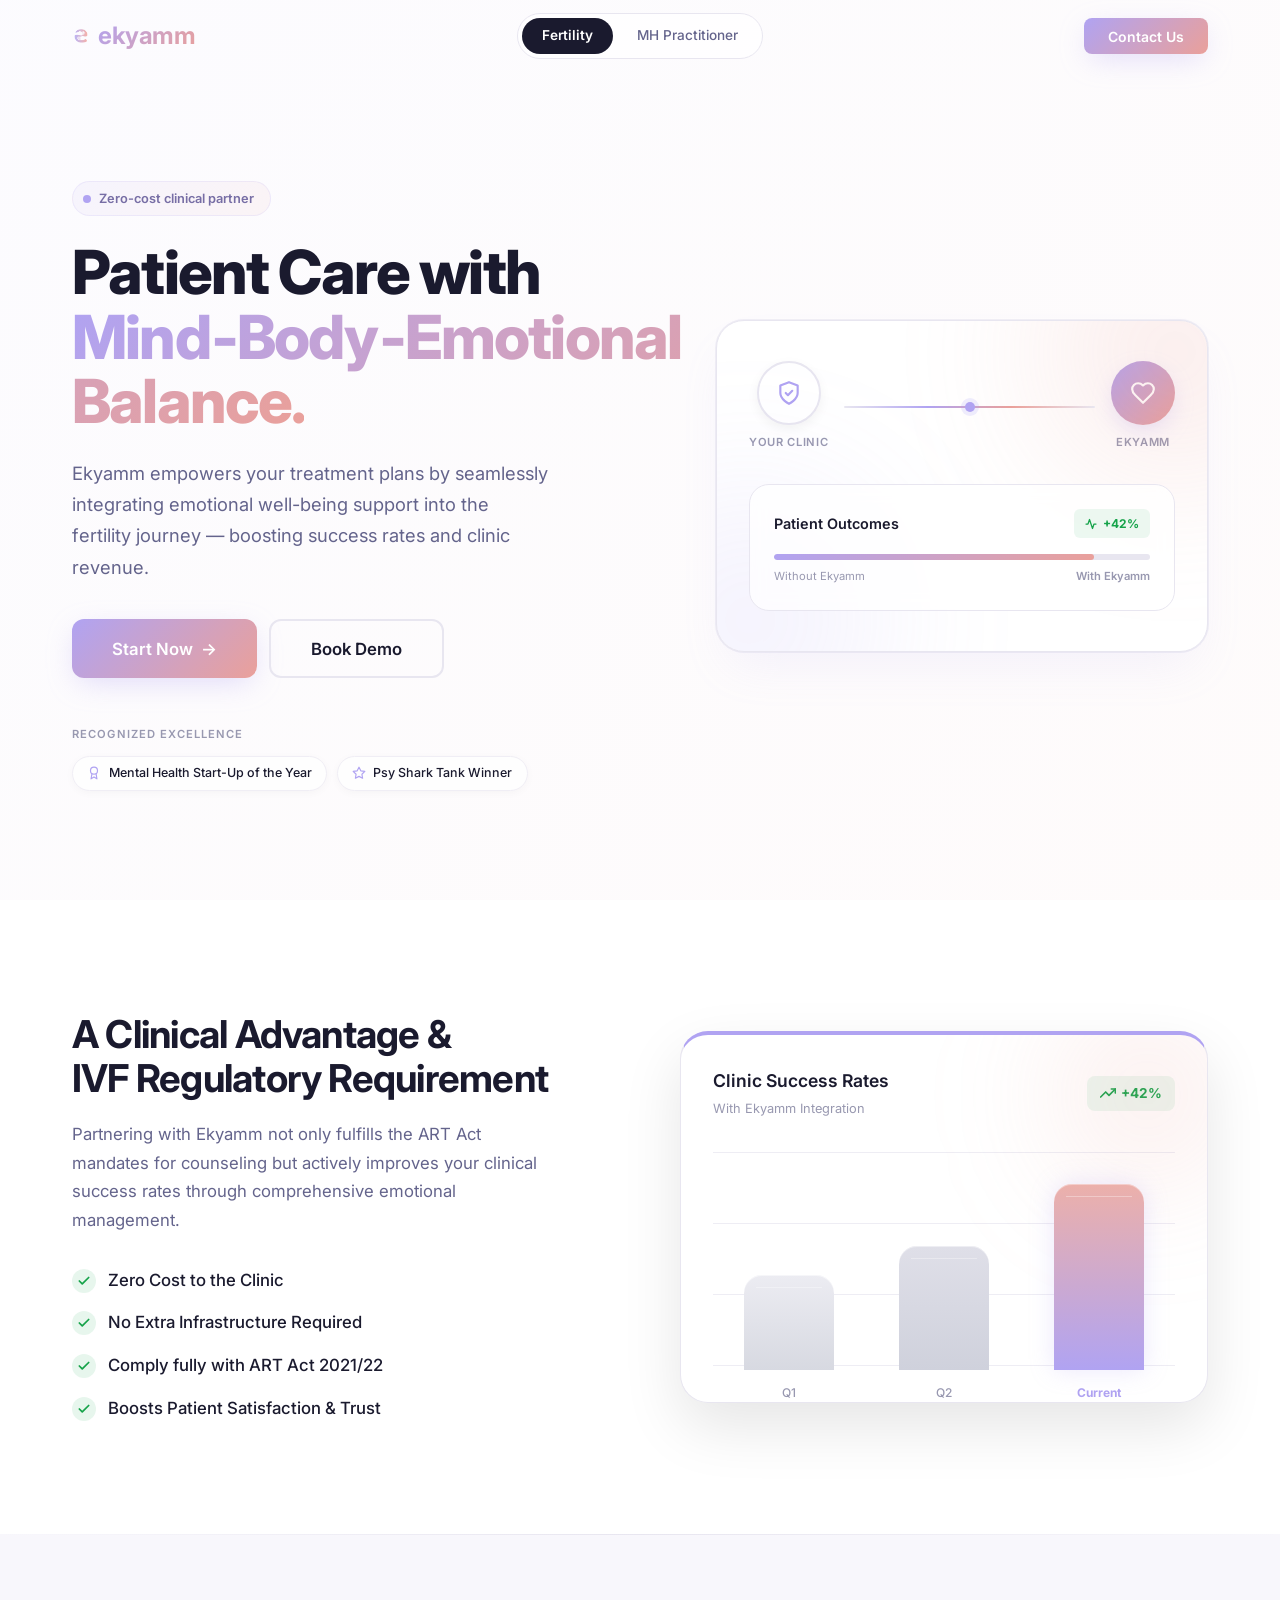
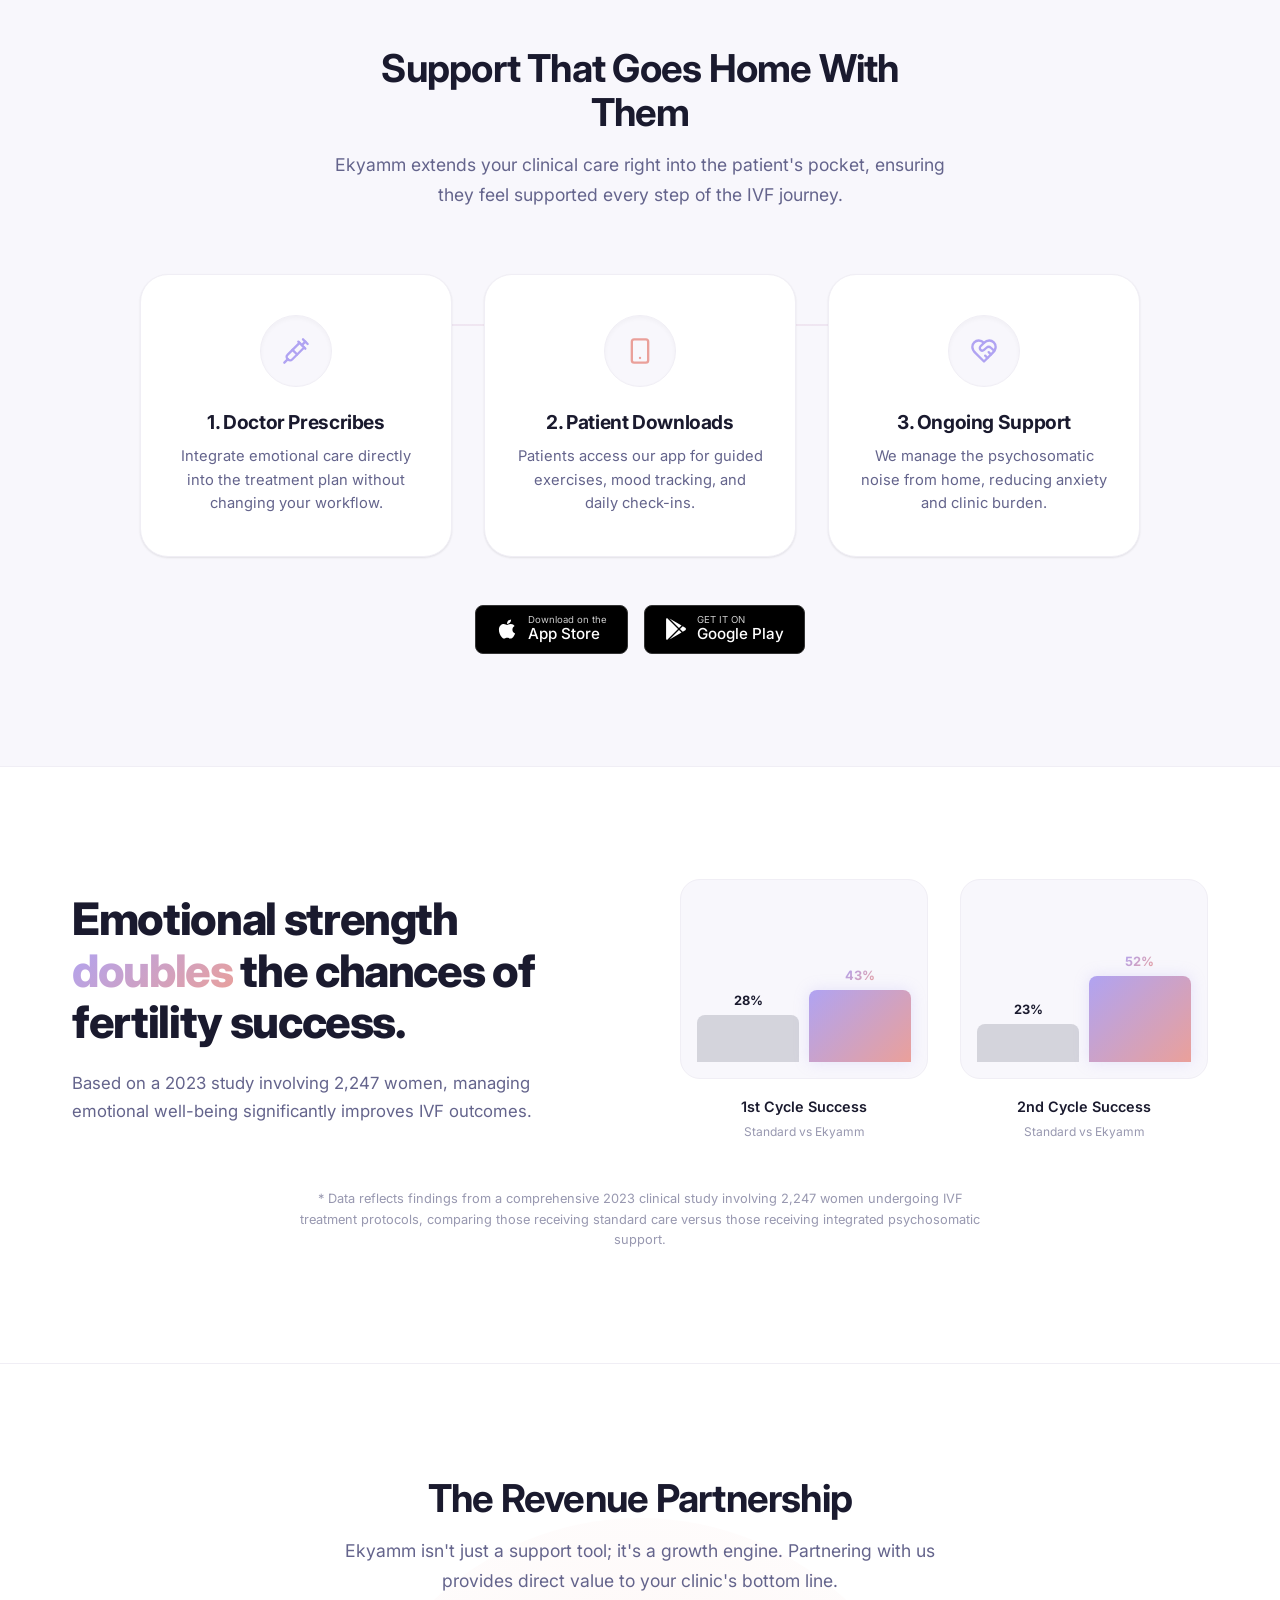
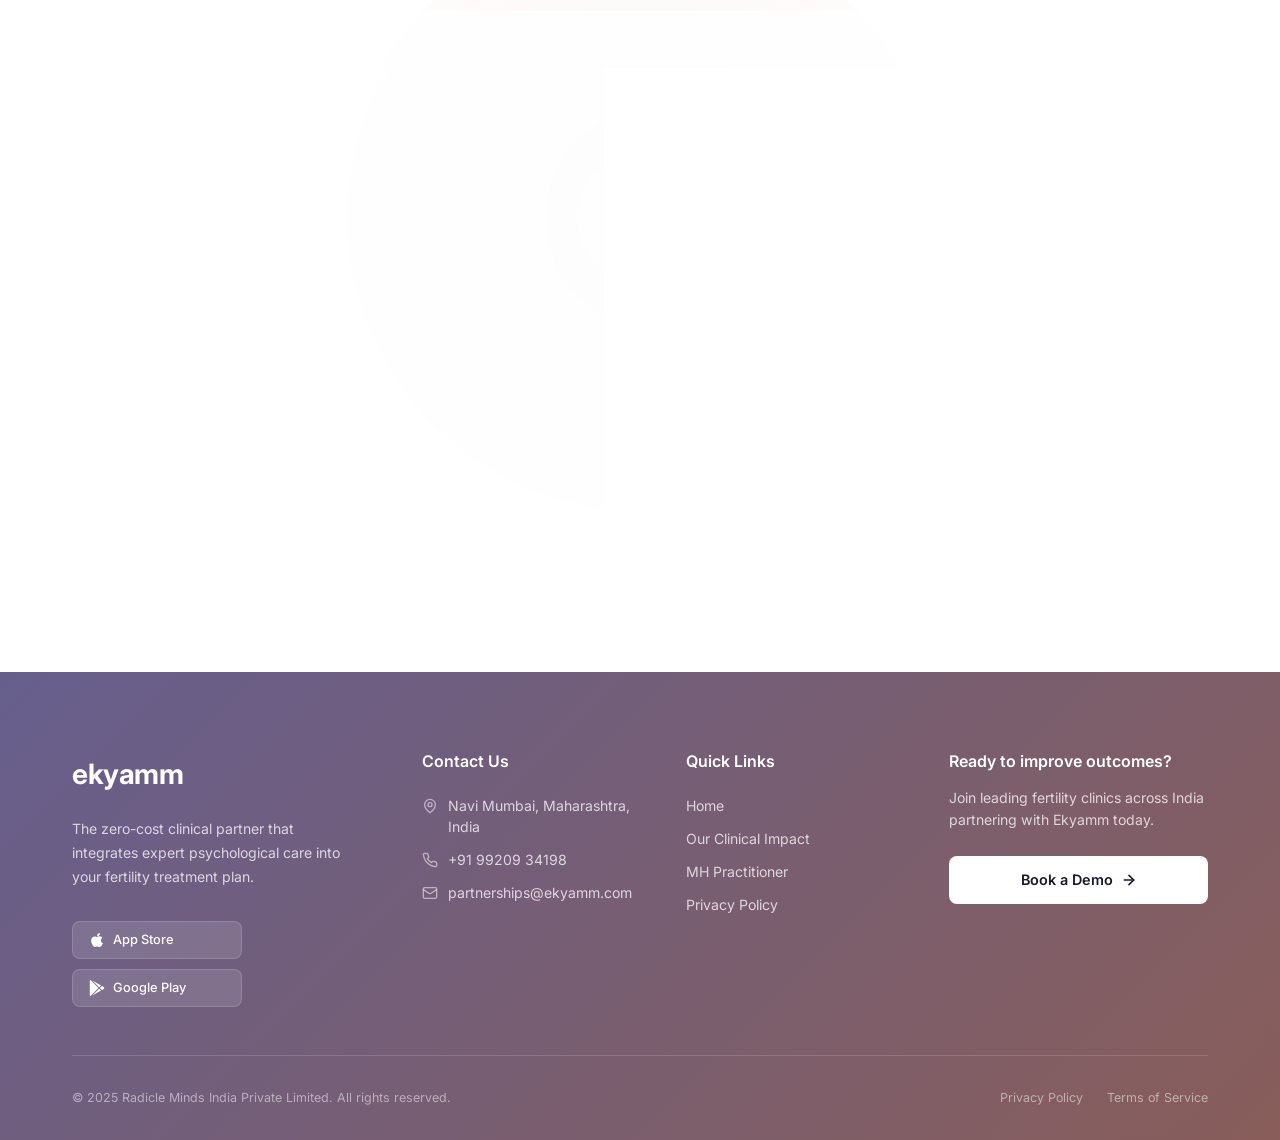
<file: index.html>
<!DOCTYPE html>
<html lang="en">
<head>
  <meta charset="UTF-8">
  <meta name="viewport" content="width=device-width, initial-scale=1.0">
  <title>Ekyamm — Patient Care with Mind-Body-Emotional Balance</title>
  <meta name="description" content="Ekyamm empowers fertility clinics by integrating emotional well-being support into treatment journeys. Zero cost, zero infrastructure, better outcomes.">
  <meta name="theme-color" content="#B0A3F2">
  <link rel="icon" href="assets/logo-icon.png" type="image/png">
  <link rel="stylesheet" href="css/style.css">
</head>
<body>

  <!-- ═══════════════════════════════════════
       NAVIGATION
       ═══════════════════════════════════════ -->
  <nav class="navbar">
    <div class="nav-inner">
      <a href="index.html" class="nav-logo">
        <img src="assets/logo-icon.png" alt="Ekyamm Logo" style="height: 32px; width: auto; border-radius: 6px;">
        <span class="nav-logo-text brand-text">ekyamm</span>
      </a>

      <div class="nav-links">
        <a href="index.html" class="nav-link active">Fertility</a>
        <a href="mh-practitioner.html" class="nav-link">MH Practitioner</a>
      </div>

      <div class="nav-actions">
        <button class="nav-cta" data-open-modal>Contact Us</button>
        <button class="mobile-menu-btn" aria-label="Toggle menu">
          <span></span><span></span><span></span>
        </button>
      </div>
    </div>

    <div class="mobile-nav">
      <a href="index.html" class="active">Fertility</a>
      <a href="mh-practitioner.html">MH Practitioner</a>
      <a href="privacy-policy.html">Privacy Policy</a>
      <button class="nav-cta" data-open-modal>Contact Us</button>
    </div>
  </nav>


  <!-- ═══════════════════════════════════════
       HERO SECTION
       ═══════════════════════════════════════ -->
  <section class="hero" id="home">
    <div class="hero-ambient"></div>

    <div class="container hero-grid">
      <!-- Left: Text Content -->
      <div class="hero-text reveal">
        <div class="hero-badge">
          <span class="hero-badge-dot"></span>
          Zero-cost clinical partner
        </div>

        <h1>Patient Care with <span class="brand-text">Mind‑Body‑Emotional Balance.</span></h1>

        <p class="hero-subtitle">
          Ekyamm empowers your treatment plans by seamlessly integrating emotional well-being support into the fertility journey &mdash; boosting success rates and clinic revenue.
        </p>

        <div class="hero-cta-group">
          <button class="btn btn-primary btn-lg btn-arrow" data-open-modal>Start Now</button>
          <button class="btn btn-outline btn-lg" data-open-modal>Book Demo</button>
        </div>

        <div class="hero-trust">
          <span class="hero-trust-label">Recognized Excellence</span>
          <div class="hero-trust-badges">
            <div class="trust-badge">
              <svg viewBox="0 0 24 24" fill="none" stroke="currentColor" stroke-width="2" stroke-linecap="round" stroke-linejoin="round"><circle cx="12" cy="8" r="6"/><path d="M15.477 12.89 17 22l-5-3-5 3 1.523-9.11"/></svg>
              Mental Health Start-Up of the Year
            </div>
            <div class="trust-badge">
              <svg viewBox="0 0 24 24" fill="none" stroke="currentColor" stroke-width="2" stroke-linecap="round" stroke-linejoin="round"><polygon points="12 2 15.09 8.26 22 9.27 17 14.14 18.18 21.02 12 17.77 5.82 21.02 7 14.14 2 9.27 8.91 8.26 12 2"/></svg>
              Psy Shark Tank Winner
            </div>
          </div>
        </div>
      </div>

      <!-- Right: Visual Card -->
      <div class="hero-visual reveal reveal-delay-2">
        <div class="hero-card">
          <div class="hero-blob hero-blob-pink"></div>
          <div class="hero-blob hero-blob-purple"></div>

          <div class="partnership-row">
            <div class="node">
              <div class="node-icon node-clinic">
                <svg width="26" height="26" viewBox="0 0 24 24" fill="none" stroke="currentColor" stroke-width="2" stroke-linecap="round" stroke-linejoin="round"><path d="M12 22s8-4 8-10V5l-8-3-8 3v7c0 6 8 10 8 10z"/><path d="m9 12 2 2 4-4"/></svg>
              </div>
              <span class="node-label">Your Clinic</span>
            </div>

            <div class="connector">
              <div class="connector-pulse"></div>
            </div>

            <div class="node">
              <div class="node-icon node-ekyamm">
                <svg width="26" height="26" viewBox="0 0 24 24" fill="none" stroke="currentColor" stroke-width="2" stroke-linecap="round" stroke-linejoin="round"><path d="M19 14c1.49-1.46 3-3.21 3-5.5A5.5 5.5 0 0 0 16.5 3c-1.76 0-3 .5-4.5 2-1.5-1.5-2.74-2-4.5-2A5.5 5.5 0 0 0 2 8.5c0 2.3 1.5 4.05 3 5.5l7 7Z"/></svg>
              </div>
              <span class="node-label">Ekyamm</span>
            </div>
          </div>

          <div class="outcome-card">
            <div class="outcome-header">
              <span class="outcome-title">Patient Outcomes</span>
              <span class="outcome-badge">
                <svg width="12" height="12" viewBox="0 0 24 24" fill="none" stroke="currentColor" stroke-width="2.5" stroke-linecap="round" stroke-linejoin="round"><polyline points="22 12 18 12 15 21 9 3 6 12 2 12"/></svg>
                +42%
              </span>
            </div>
            <div class="outcome-bar">
              <div class="outcome-bar-fill"></div>
            </div>
            <div class="outcome-labels">
              <span>Without Ekyamm</span>
              <span style="font-weight:600;">With Ekyamm</span>
            </div>
          </div>
        </div>
      </div>
    </div>
  </section>


  <!-- ═══════════════════════════════════════
       SECTION 2: CLINICAL ADVANTAGE
       ═══════════════════════════════════════ -->
  <section class="advantage-section section-pad" id="advantage">
    <div class="container advantage-grid">
      <div class="advantage-text reveal">
        <h2>A Clinical Advantage &amp; <br>IVF Regulatory Requirement</h2>
        <p>
          Partnering with Ekyamm not only fulfills the ART Act mandates for counseling but actively improves your clinical success rates through comprehensive emotional management.
        </p>
        <ul class="check-list">
          <li class="check-item">
            <span class="check-icon"><svg viewBox="0 0 24 24" fill="none" stroke="currentColor" stroke-width="3" stroke-linecap="round" stroke-linejoin="round"><polyline points="20 6 9 17 4 12"/></svg></span>
            Zero Cost to the Clinic
          </li>
          <li class="check-item">
            <span class="check-icon"><svg viewBox="0 0 24 24" fill="none" stroke="currentColor" stroke-width="3" stroke-linecap="round" stroke-linejoin="round"><polyline points="20 6 9 17 4 12"/></svg></span>
            No Extra Infrastructure Required
          </li>
          <li class="check-item">
            <span class="check-icon"><svg viewBox="0 0 24 24" fill="none" stroke="currentColor" stroke-width="3" stroke-linecap="round" stroke-linejoin="round"><polyline points="20 6 9 17 4 12"/></svg></span>
            Comply fully with ART Act 2021/22
          </li>
          <li class="check-item">
            <span class="check-icon"><svg viewBox="0 0 24 24" fill="none" stroke="currentColor" stroke-width="3" stroke-linecap="round" stroke-linejoin="round"><polyline points="20 6 9 17 4 12"/></svg></span>
            Boosts Patient Satisfaction &amp; Trust
          </li>
        </ul>
      </div>

      <div class="reveal reveal-delay-2">
        <div class="dashboard-card">
          <div class="dashboard-blur"></div>
          <div class="dashboard-header">
            <div>
              <div class="dashboard-title">Clinic Success Rates</div>
              <div class="dashboard-subtitle">With Ekyamm Integration</div>
            </div>
            <div class="dashboard-badge">
              <svg width="16" height="16" viewBox="0 0 24 24" fill="none" stroke="currentColor" stroke-width="2.5" stroke-linecap="round" stroke-linejoin="round"><polyline points="23 6 13.5 15.5 8.5 10.5 1 18"/><polyline points="17 6 23 6 23 12"/></svg>
              +42%
            </div>
          </div>

          <div class="dashboard-graph" aria-label="Illustrative clinic success rate trend">
            <div class="dashboard-grid" aria-hidden="true">
              <span class="dashboard-grid-line"></span>
              <span class="dashboard-grid-line"></span>
              <span class="dashboard-grid-line"></span>
              <span class="dashboard-grid-line"></span>
            </div>

            <div class="chart-bars">
              <div class="chart-bar-wrapper">
                <div class="chart-bar chart-bar-gray"></div>
                <span class="chart-bar-label">Q1</span>
              </div>
              <div class="chart-bar-wrapper">
                <div class="chart-bar chart-bar-gray-2"></div>
                <span class="chart-bar-label">Q2</span>
              </div>
              <div class="chart-bar-wrapper current">
                <div class="chart-bar chart-bar-brand"></div>
                <span class="chart-bar-label">Current</span>
              </div>
            </div>
          </div>
        </div>
      </div>
    </div>
  </section>


  <!-- ═══════════════════════════════════════
       SECTION 3: HOW IT WORKS
       ═══════════════════════════════════════ -->
  <section class="how-it-works section-pad" id="how-it-works">
    <div class="container">
      <div class="section-header reveal">
        <h2>Support That Goes Home With Them</h2>
        <p>Ekyamm extends your clinical care right into the patient's pocket, ensuring they feel supported every step of the IVF journey.</p>
      </div>

      <div class="steps-grid">
        <div class="step-card reveal">
          <div class="step-icon step-icon-purple">
            <svg viewBox="0 0 24 24" fill="none" stroke="currentColor" stroke-width="2" stroke-linecap="round" stroke-linejoin="round"><path d="m18 2 4 4"/><path d="m17 7 3-3"/><path d="M19 9 8.7 19.3c-1 1-2.5 1-3.4 0l-.6-.6c-1-1-1-2.5 0-3.4L15 5"/><path d="m9 11 4 4"/><path d="m5 19-3 3"/><path d="m14 4 6 6"/></svg>
          </div>
          <h3>1. Doctor Prescribes</h3>
          <p>Integrate emotional care directly into the treatment plan without changing your workflow.</p>
        </div>

        <div class="step-card reveal reveal-delay-1">
          <div class="step-icon step-icon-pink">
            <svg viewBox="0 0 24 24" fill="none" stroke="currentColor" stroke-width="2" stroke-linecap="round" stroke-linejoin="round"><rect width="14" height="20" x="5" y="2" rx="2" ry="2"/><path d="M12 18h.01"/></svg>
          </div>
          <h3>2. Patient Downloads</h3>
          <p>Patients access our app for guided exercises, mood tracking, and daily check-ins.</p>
        </div>

        <div class="step-card reveal reveal-delay-2">
          <div class="step-icon step-icon-purple">
            <svg viewBox="0 0 24 24" fill="none" stroke="currentColor" stroke-width="2" stroke-linecap="round" stroke-linejoin="round"><path d="M19 14c1.49-1.46 3-3.21 3-5.5A5.5 5.5 0 0 0 16.5 3c-1.76 0-3 .5-4.5 2-1.5-1.5-2.74-2-4.5-2A5.5 5.5 0 0 0 2 8.5c0 2.3 1.5 4.05 3 5.5l7 7Z"/><path d="M12 5 9.04 7.96a2.17 2.17 0 0 0 0 3.08c.82.82 2.13.85 3 .07l2.07-1.9a2.82 2.82 0 0 1 3.79 0l2.96 2.66"/><path d="m18 15-2-2"/><path d="m15 18-2-2"/></svg>
          </div>
          <h3>3. Ongoing Support</h3>
          <p>We manage the psychosomatic noise from home, reducing anxiety and clinic burden.</p>
        </div>
      </div>

      <div class="app-badges reveal">
        <a href="https://apps.apple.com/in/app/ekyamm-heart-mind-companion/id6450462268" target="_blank" rel="noopener noreferrer" class="app-badge">
          <svg viewBox="0 0 384 512"><path d="M318.7 268.7c-.2-36.7 16.4-64.4 50-84.8-18.8-26.9-47.2-41.7-84.7-44.6-35.5-2.8-74.3 20.7-88.5 20.7-15 0-49.4-19.7-76.4-19.7C63.3 141.2 4 184.8 4 273.5q0 39.3 14.4 81.2c12.8 36.7 59 126.7 107.2 125.2 25.2-.6 43-17.9 75.8-17.9 31.8 0 48.3 17.9 76.4 17.9 48.6-.7 90.4-82.5 102.6-119.3-65.2-30.7-61.7-90-61.7-91.9zm-56.6-164.2c27.3-32.4 24.8-61.9 24-72.5-24.1 1.4-52 16.4-67.9 34.9-17.5 19.8-27.8 44.3-25.6 71.9 26.1 2 49.9-11.4 69.5-34.3z"/></svg>
          <div class="app-badge-text">
            <span class="app-badge-small">Download on the</span>
            <span class="app-badge-big">App Store</span>
          </div>
        </a>
        <a href="https://play.google.com/store/apps/details?id=com.ekyamm.app" target="_blank" rel="noopener noreferrer" class="app-badge">
          <svg viewBox="0 0 512 512"><path d="M325.3 234.3L104.6 13l280.8 161.2-60.1 60.1zM47 0C34 6.8 25.3 19.2 25.3 35.3v441.3c0 16.1 8.7 28.5 21.7 35.3l256.6-256L47 0zm425.2 225.6l-58.9-34.1-65.7 64.5 65.7 64.5 60.1-34.1c18-14.3 18-46.5-1.2-60.8zM104.6 499l280.8-161.2-60.1-60.1L104.6 499z"/></svg>
          <div class="app-badge-text">
            <span class="app-badge-small">GET IT ON</span>
            <span class="app-badge-big">Google Play</span>
          </div>
        </a>
      </div>
    </div>
  </section>


  <!-- ═══════════════════════════════════════
       SECTION 4: CLINICAL IMPACT DATA
       ═══════════════════════════════════════ -->
  <section class="impact-section section-pad" id="impact">
    <div class="container">
      <div class="impact-grid">
        <div class="impact-text reveal">
          <h2>Emotional strength <span class="brand-text">doubles</span> the chances of fertility success.</h2>
          <p>Based on a 2023 study involving 2,247 women, managing emotional well-being significantly improves IVF outcomes.</p>
        </div>

        <div class="impact-charts reveal reveal-delay-2">
          <div class="impact-chart">
            <div class="chart-visual">
              <div class="chart-col chart-col-gray" style="--target-height: 28%;">
                <span>28%</span>
              </div>
              <div class="chart-col chart-col-brand" style="--target-height: 43%;">
                <span>43%</span>
              </div>
            </div>
            <div class="chart-info">
              <div class="chart-info-title">1st Cycle Success</div>
              <div class="chart-info-sub">Standard vs Ekyamm</div>
            </div>
          </div>

          <div class="impact-chart">
            <div class="chart-visual">
              <div class="chart-col chart-col-gray" style="--target-height: 23%;">
                <span>23%</span>
              </div>
              <div class="chart-col chart-col-brand" style="--target-height: 52%;">
                <span>52%</span>
              </div>
            </div>
            <div class="chart-info">
              <div class="chart-info-title">2nd Cycle Success</div>
              <div class="chart-info-sub">Standard vs Ekyamm</div>
            </div>
          </div>
        </div>
      </div>

      <p class="impact-note reveal">
        * Data reflects findings from a comprehensive 2023 clinical study involving 2,247 women undergoing IVF treatment protocols, comparing those receiving standard care versus those receiving integrated psychosomatic support.
      </p>
    </div>
  </section>


  <!-- ═══════════════════════════════════════
       SECTION 5: REVENUE PARTNERSHIP
       ═══════════════════════════════════════ -->
  <section class="revenue-section section-pad" id="revenue">
    <div class="revenue-blur"></div>
    <div class="container">
      <div class="section-header reveal">
        <h2>The Revenue Partnership</h2>
        <p>Ekyamm isn't just a support tool; it's a growth engine. Partnering with us provides direct value to your clinic's bottom line.</p>
      </div>

      <div class="revenue-card reveal">
        <div class="revenue-shimmer"></div>
        <div class="revenue-grid">
          <div class="revenue-gains">
            <h3>
              <svg width="24" height="24" viewBox="0 0 24 24" fill="none" stroke="currentColor" stroke-width="2" stroke-linecap="round" stroke-linejoin="round"><path d="m12 3-1.912 5.813a2 2 0 0 1-1.275 1.275L3 12l5.813 1.912a2 2 0 0 1 1.275 1.275L12 21l1.912-5.813a2 2 0 0 1 1.275-1.275L21 12l-5.813-1.912a2 2 0 0 1-1.275-1.275L12 3Z"/><path d="M5 3v4"/><path d="M19 17v4"/><path d="M3 5h4"/><path d="M17 19h4"/></svg>
              What You Gain
            </h3>

            <div class="gain-list">
              <div class="gain-item">
                <div class="gain-icon gain-icon-purple">
                  <svg viewBox="0 0 24 24" fill="none" stroke="currentColor" stroke-width="2" stroke-linecap="round" stroke-linejoin="round"><line x1="12" x2="12" y1="2" y2="22"/><path d="M17 5H9.5a3.5 3.5 0 0 0 0 7h5a3.5 3.5 0 0 1 0 7H6"/></svg>
                </div>
                <div>
                  <h4>New Revenue Stream</h4>
                  <p>Generate a transparent revenue share of <strong>₹3-30 Lakhs p.a.</strong> completely passively, based on patient sign-ups.</p>
                </div>
              </div>

              <div class="gain-item">
                <div class="gain-icon gain-icon-pink">
                  <svg viewBox="0 0 24 24" fill="none" stroke="currentColor" stroke-width="2" stroke-linecap="round" stroke-linejoin="round"><path d="M16 21v-2a4 4 0 0 0-4-4H6a4 4 0 0 0-4 4v2"/><circle cx="9" cy="7" r="4"/><path d="M22 21v-2a4 4 0 0 0-3-3.87"/><path d="M16 3.13a4 4 0 0 1 0 7.75"/></svg>
                </div>
                <div>
                  <h4>In-Clinic Support</h4>
                  <p>We provide 1 full-time in-clinic therapist at zero cost to your facility to handle patient consultations directly.</p>
                </div>
              </div>

              <div class="gain-item">
                <div class="gain-icon gain-icon-green">
                  <svg viewBox="0 0 24 24" fill="none" stroke="currentColor" stroke-width="2" stroke-linecap="round" stroke-linejoin="round"><polyline points="23 6 13.5 15.5 8.5 10.5 1 18"/><polyline points="17 6 23 6 23 12"/></svg>
                </div>
                <div>
                  <h4>No Infrastructure Cost</h4>
                  <p>We require absolutely zero investment or additional clinical infrastructure from your end.</p>
                </div>
              </div>
            </div>
          </div>

          <div class="roi-card">
            <div class="roi-label">Estimated Annual Impact</div>
            <div class="roi-value">₹30L+</div>
            <div class="roi-stats">
              <div class="roi-stat">
                <span class="roi-stat-label">Patient Sign-ups</span>
                <span class="roi-stat-value">~500/yr</span>
              </div>
              <div class="roi-stat">
                <span class="roi-stat-label">Dedicated Staff</span>
                <span class="roi-stat-value">1 Therapist</span>
              </div>
              <div class="roi-stat">
                <span class="roi-stat-label">Setup Cost</span>
                <span class="roi-stat-value green">₹0</span>
              </div>
            </div>
            <button class="roi-btn" data-open-modal>Calculate Your Clinic's ROI</button>
          </div>
        </div>
      </div>
    </div>
  </section>


  <!-- ═══════════════════════════════════════
       FOOTER
       ═══════════════════════════════════════ -->
  <footer class="footer">
    <div class="footer-bg"></div>
    <div class="footer-overlay"></div>

    <div class="container footer-content">
      <div class="footer-grid">
        <!-- Brand -->
        <div class="footer-brand">
          <div class="footer-logo">
            <span class="footer-logo-text">ekyamm</span>
          </div>
          <p>The zero-cost clinical partner that integrates expert psychological care into your fertility treatment plan.</p>
          <div class="footer-app-badges">
            <a href="https://apps.apple.com/in/app/ekyamm-heart-mind-companion/id6450462268" target="_blank" rel="noopener noreferrer" class="footer-app-badge">
              <svg viewBox="0 0 384 512"><path d="M318.7 268.7c-.2-36.7 16.4-64.4 50-84.8-18.8-26.9-47.2-41.7-84.7-44.6-35.5-2.8-74.3 20.7-88.5 20.7-15 0-49.4-19.7-76.4-19.7C63.3 141.2 4 184.8 4 273.5q0 39.3 14.4 81.2c12.8 36.7 59 126.7 107.2 125.2 25.2-.6 43-17.9 75.8-17.9 31.8 0 48.3 17.9 76.4 17.9 48.6-.7 90.4-82.5 102.6-119.3-65.2-30.7-61.7-90-61.7-91.9zm-56.6-164.2c27.3-32.4 24.8-61.9 24-72.5-24.1 1.4-52 16.4-67.9 34.9-17.5 19.8-27.8 44.3-25.6 71.9 26.1 2 49.9-11.4 69.5-34.3z"/></svg>
              App Store
            </a>
            <a href="https://play.google.com/store/apps/details?id=com.ekyamm.app" target="_blank" rel="noopener noreferrer" class="footer-app-badge">
              <svg viewBox="0 0 512 512"><path d="M325.3 234.3L104.6 13l280.8 161.2-60.1 60.1zM47 0C34 6.8 25.3 19.2 25.3 35.3v441.3c0 16.1 8.7 28.5 21.7 35.3l256.6-256L47 0zm425.2 225.6l-58.9-34.1-65.7 64.5 65.7 64.5 60.1-34.1c18-14.3 18-46.5-1.2-60.8zM104.6 499l280.8-161.2-60.1-60.1L104.6 499z"/></svg>
              Google Play
            </a>
          </div>
        </div>

        <!-- Contact -->
        <div class="footer-col">
          <h4>Contact Us</h4>
          <ul>
            <li>
              <svg viewBox="0 0 24 24" fill="none" stroke="currentColor" stroke-width="2" stroke-linecap="round" stroke-linejoin="round"><path d="M20 10c0 6-8 12-8 12s-8-6-8-12a8 8 0 0 1 16 0Z"/><circle cx="12" cy="10" r="3"/></svg>
              Navi Mumbai, Maharashtra, India
            </li>
            <li>
              <svg viewBox="0 0 24 24" fill="none" stroke="currentColor" stroke-width="2" stroke-linecap="round" stroke-linejoin="round"><path d="M22 16.92v3a2 2 0 0 1-2.18 2 19.79 19.79 0 0 1-8.63-3.07 19.5 19.5 0 0 1-6-6 19.79 19.79 0 0 1-3.07-8.67A2 2 0 0 1 4.11 2h3a2 2 0 0 1 2 1.72c.127.96.361 1.903.7 2.81a2 2 0 0 1-.45 2.11L8.09 9.91a16 16 0 0 0 6 6l1.27-1.27a2 2 0 0 1 2.11-.45c.907.339 1.85.573 2.81.7A2 2 0 0 1 22 16.92Z"/></svg>
              <a href="https://api.whatsapp.com/send/?phone=9920934198&text&type=phone_number&app_absent=0" target="_blank" rel="noopener noreferrer">+91 99209 34198</a>
            </li>
            <li>
              <svg viewBox="0 0 24 24" fill="none" stroke="currentColor" stroke-width="2" stroke-linecap="round" stroke-linejoin="round"><rect width="20" height="16" x="2" y="4" rx="2"/><path d="m22 7-8.97 5.7a1.94 1.94 0 0 1-2.06 0L2 7"/></svg>
              partnerships@ekyamm.com
            </li>
          </ul>
        </div>

        <!-- Quick Links -->
        <div class="footer-col">
          <h4>Quick Links</h4>
          <ul>
            <li><a href="index.html">Home</a></li>
            <li><a href="#impact">Our Clinical Impact</a></li>
            <li><a href="mh-practitioner.html">MH Practitioner</a></li>
            <li><a href="privacy-policy.html">Privacy Policy</a></li>
          </ul>
        </div>

        <!-- Demo CTA -->
        <div class="footer-demo">
          <h4>Ready to improve outcomes?</h4>
          <p>Join leading fertility clinics across India partnering with Ekyamm today.</p>
          <a href="#" class="footer-demo-btn" data-open-modal>
            Book a Demo
            <svg width="16" height="16" viewBox="0 0 24 24" fill="none" stroke="currentColor" stroke-width="2.5" stroke-linecap="round" stroke-linejoin="round"><path d="M5 12h14"/><path d="m12 5 7 7-7 7"/></svg>
          </a>
        </div>
      </div>

      <div class="footer-bottom">
        <p>&copy; 2025 Radicle Minds India Private Limited. All rights reserved.</p>
        <div class="footer-bottom-links">
          <a href="privacy-policy.html">Privacy Policy</a>
          <a href="#">Terms of Service</a>
        </div>
      </div>
    </div>
  </footer>


  <!-- ═══════════════════════════════════════
       CONTACT MODAL
       ═══════════════════════════════════════ -->
  <div class="modal-backdrop"></div>
  <div class="modal">
    <button class="modal-close" aria-label="Close modal">
      <svg viewBox="0 0 24 24" fill="none" stroke="currentColor" stroke-width="2" stroke-linecap="round" stroke-linejoin="round"><path d="M18 6 6 18"/><path d="m6 6 12 12"/></svg>
    </button>

    <div class="modal-form">
      <h2>Get In Touch!</h2>
      <p class="modal-sub">We'll respond within 24 hours.</p>

      <form id="contactForm">
        <div class="form-group">
          <label>Name <span class="required">*</span></label>
          <input type="text" placeholder="Enter your name" required>
        </div>
        <div class="form-group">
          <label>Email <span class="required">*</span></label>
          <input type="email" placeholder="Enter your email" required>
        </div>
        <div class="form-group">
          <label>Mobile <span class="required">*</span></label>
          <input type="tel" placeholder="Enter your mobile" required inputmode="numeric">
        </div>
        <div class="form-group">
          <label>Message <span class="required">*</span></label>
          <textarea placeholder="Enter your message" rows="3" required></textarea>
        </div>
        <button type="submit" class="form-submit">Submit</button>
      </form>

      <div class="modal-footer">
        Reach out directly: <a href="https://api.whatsapp.com/send/?phone=9920934198&text&type=phone_number&app_absent=0" target="_blank" rel="noopener noreferrer">+91 99209 34198</a>
      </div>
    </div>

    <div class="modal-success">
      <div class="success-icon">
        <svg viewBox="0 0 24 24" fill="none" stroke="currentColor" stroke-width="2" stroke-linecap="round" stroke-linejoin="round"><path d="M22 11.08V12a10 10 0 1 1-5.93-9.14"/><polyline points="22 4 12 14.01 9 11.01"/></svg>
      </div>
      <h2>Request Received!</h2>
      <p class="modal-sub">Our partnership team will reach out within 24 hours.</p>
      <button class="btn btn-outline" data-close-modal style="margin-top:1rem;">Done</button>
    </div>
  </div>

  <script src="js/main.js"></script>

  <!-- Inline script for impact chart animations -->
  <script>
    document.addEventListener('DOMContentLoaded', () => {
      const chartObserver = new IntersectionObserver((entries) => {
        entries.forEach(entry => {
          if (entry.isIntersecting) {
            const cols = entry.target.querySelectorAll('.chart-col');
            cols.forEach(col => {
              const h = col.style.getPropertyValue('--target-height');
              if (h) {
                setTimeout(() => { col.style.height = h; }, 200);
              }
            });
            chartObserver.unobserve(entry.target);
          }
        });
      }, { threshold: 0.3 });

      document.querySelectorAll('.chart-visual').forEach(el => chartObserver.observe(el));
    });
  </script>

</body>
</html>
</file>
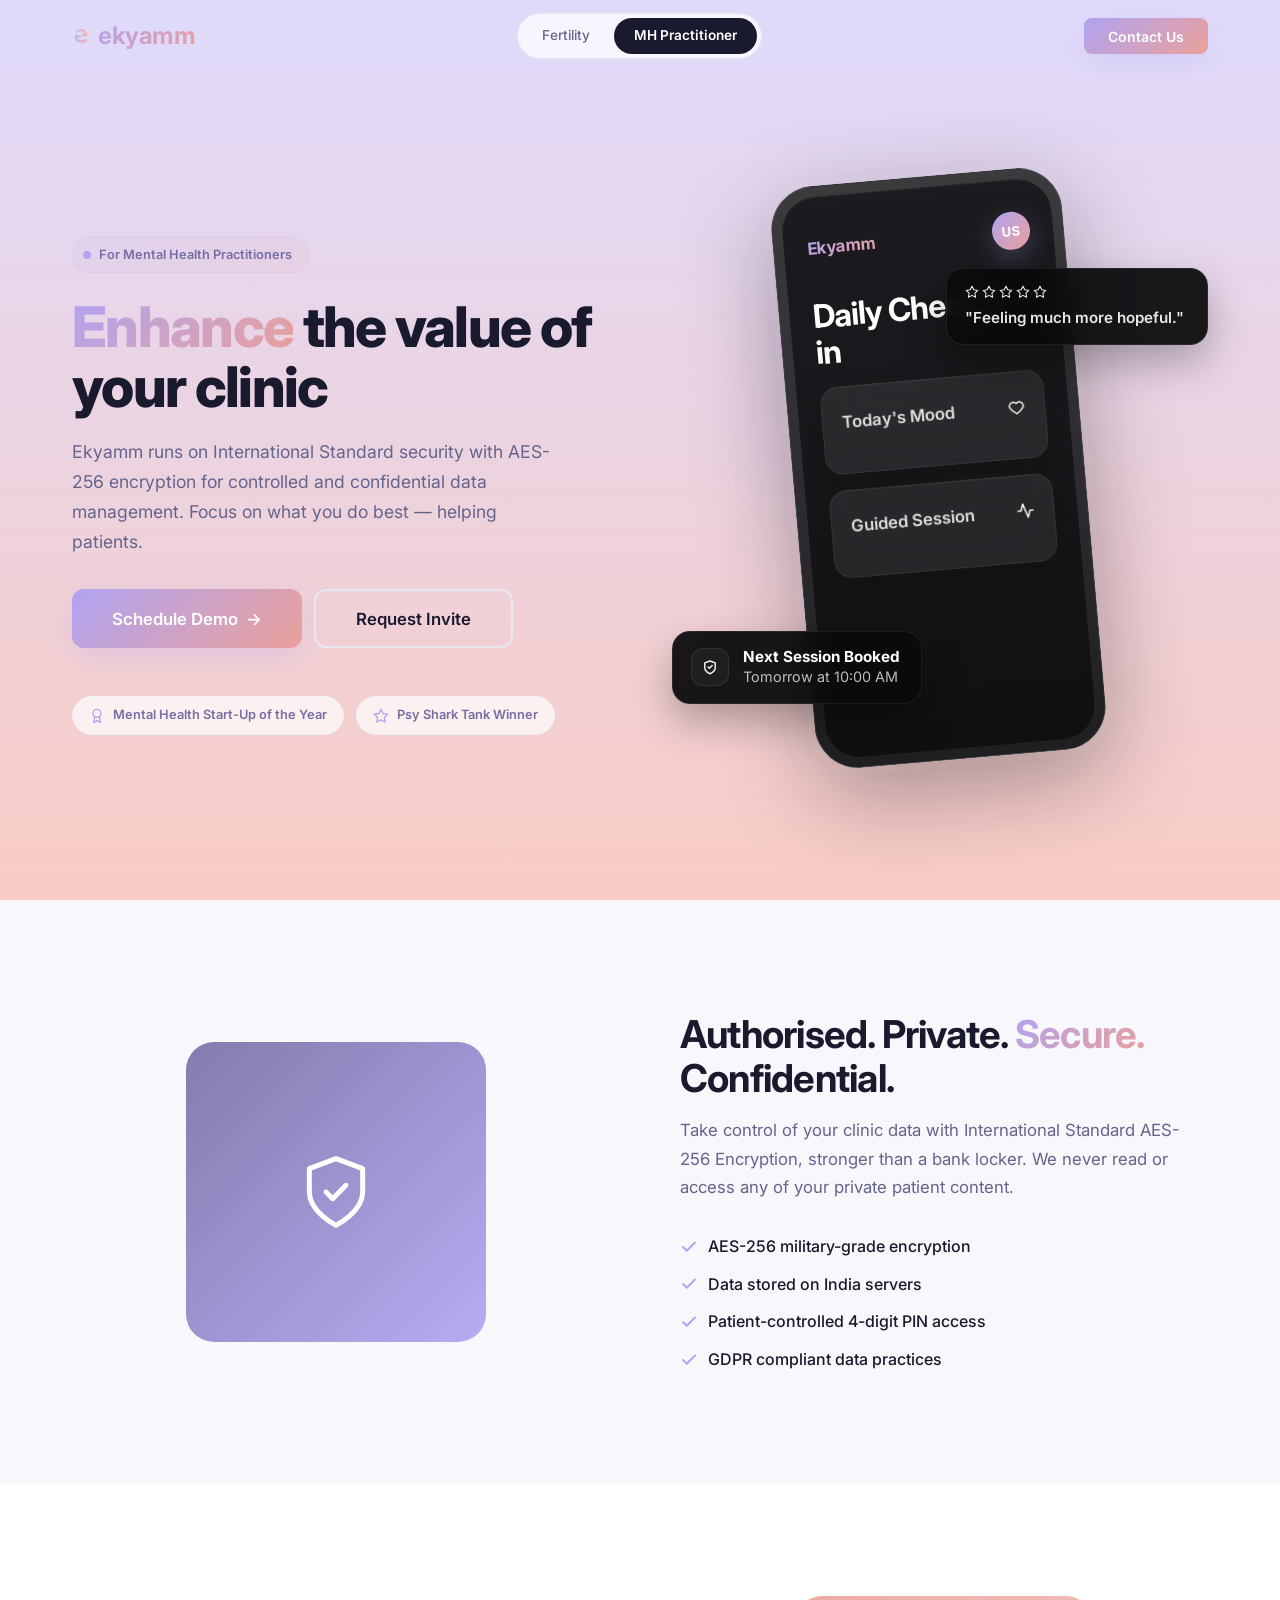
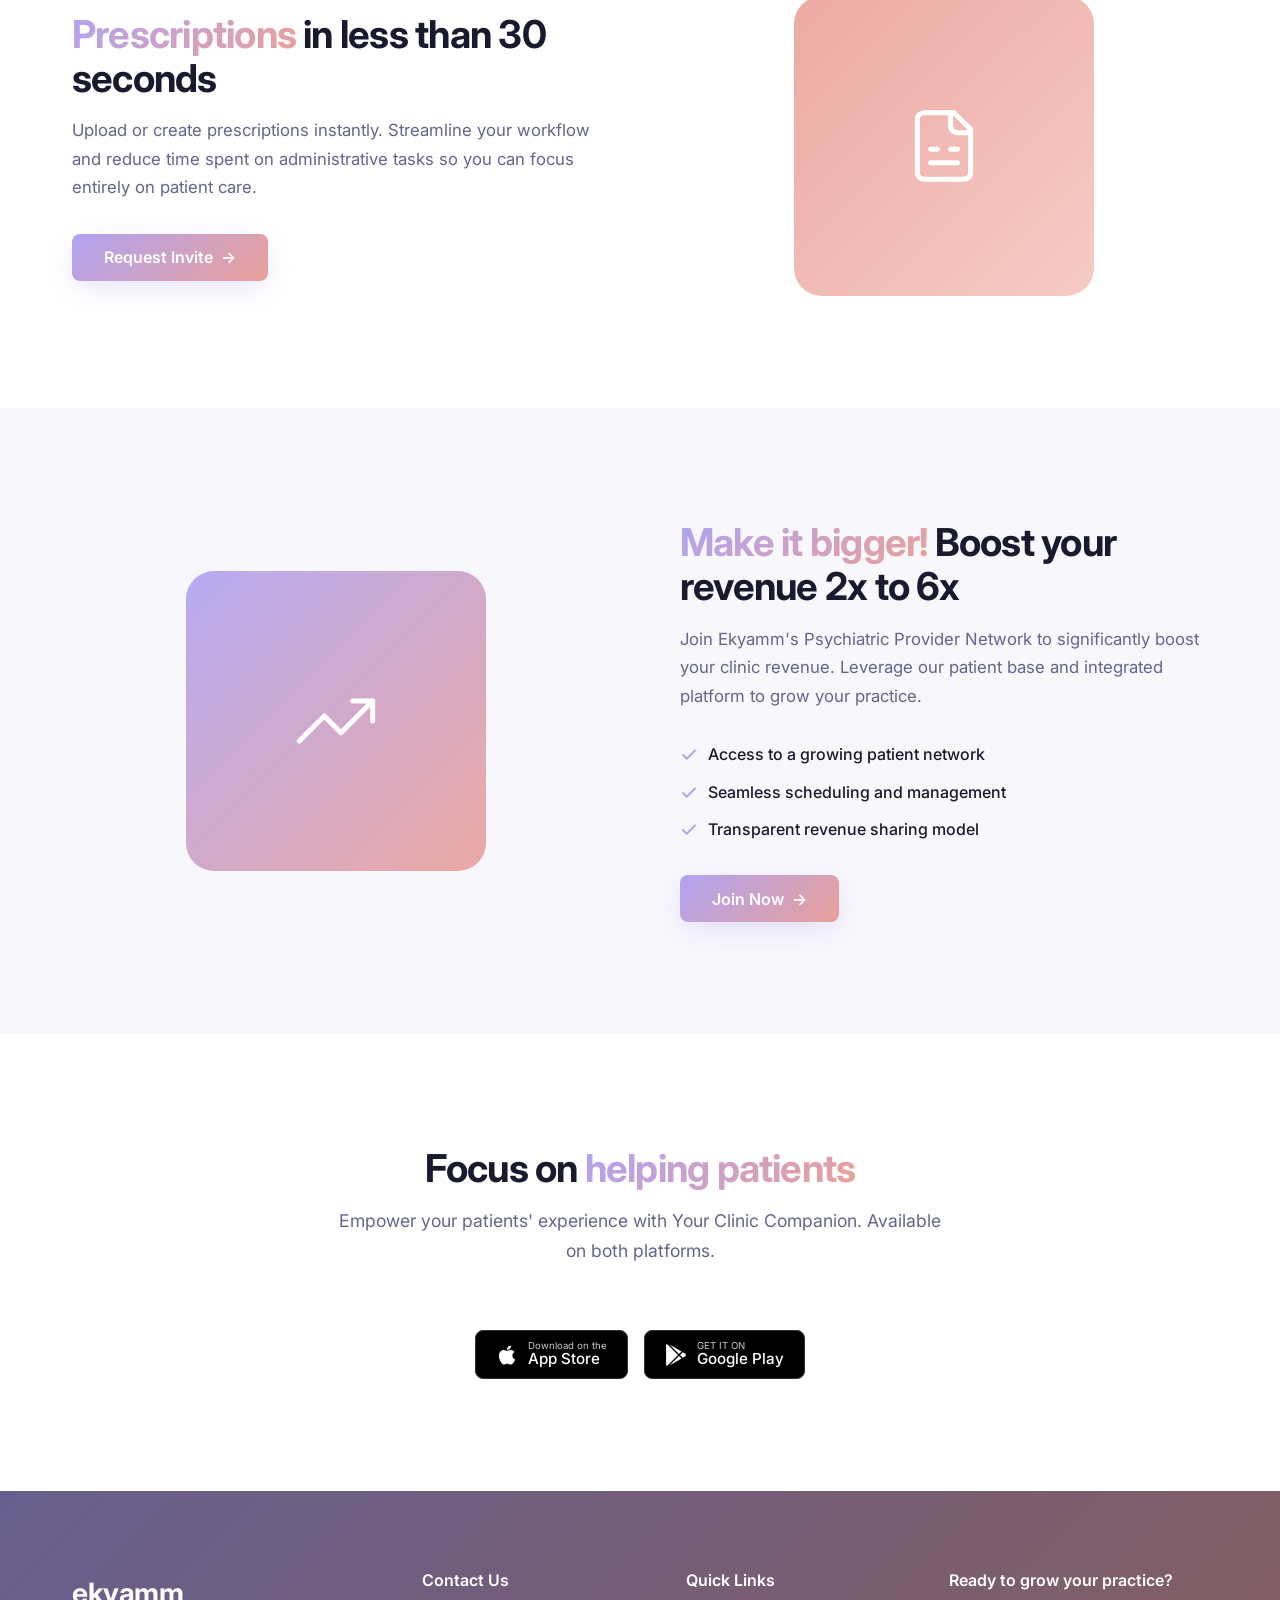
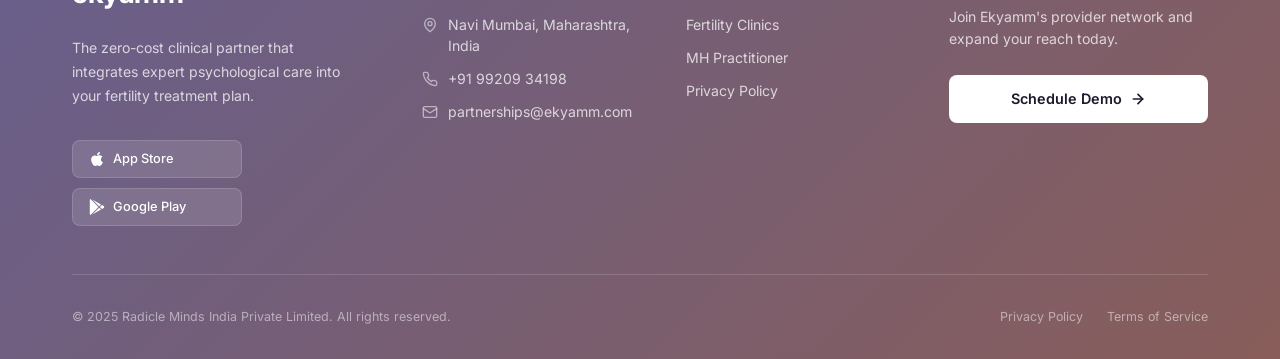
<file: mh-practitioner.html>
<!DOCTYPE html>
<html lang="en">
<head>
  <meta charset="UTF-8">
  <meta name="viewport" content="width=device-width, initial-scale=1.0">
  <title>MH Practitioner | Ekyamm</title>
  <meta name="description" content="Enhance the value of your clinic with Ekyamm. Secure, encrypted, and designed for mental health practitioners.">
  <meta name="theme-color" content="#B0A3F2">
  <link rel="icon" href="assets/logo-icon.png" type="image/png">
  <link rel="stylesheet" href="css/style.css">
</head>
<body>

  <!-- NAVIGATION -->
  <nav class="navbar scrolled">
    <div class="nav-inner">
      <a href="index.html" class="nav-logo">
        <img src="assets/logo-icon.png" alt="Ekyamm Logo" style="height: 32px; width: auto; border-radius: 6px;">
        <span class="nav-logo-text brand-text">ekyamm</span>
      </a>
      <div class="nav-links">
        <a href="index.html" class="nav-link">Fertility</a>
        <a href="mh-practitioner.html" class="nav-link active">MH Practitioner</a>
      </div>
      <div class="nav-actions">
        <button class="nav-cta" data-open-modal>Contact Us</button>
        <button class="mobile-menu-btn" aria-label="Toggle menu">
          <span></span><span></span><span></span>
        </button>
      </div>
    </div>
    <div class="mobile-nav">
      <a href="index.html">Fertility</a>
      <a href="mh-practitioner.html" class="active">MH Practitioner</a>
      <a href="privacy-policy.html">Privacy Policy</a>
      <button class="nav-cta" data-open-modal>Contact Us</button>
    </div>
  </nav>


  <!-- HERO -->
  <section class="mh-hero" id="mh-home">
    <div class="container mh-hero-grid">
      <div class="mh-hero-text reveal">
        <div class="hero-badge">
          <span class="hero-badge-dot"></span>
          For Mental Health Practitioners
        </div>

        <h1><span class="brand-text">Enhance</span> the value of your clinic</h1>
        <p>
          Ekyamm runs on International Standard security with AES-256 encryption for controlled and confidential data management. Focus on what you do best &mdash; helping patients.
        </p>

        <div class="hero-cta-group">
          <button class="btn btn-primary btn-lg btn-arrow" data-open-modal>Schedule Demo</button>
          <button class="btn btn-outline btn-lg" data-open-modal>Request Invite</button>
        </div>

        <div class="mh-awards">
          <div class="mh-award">
            <svg viewBox="0 0 24 24" fill="none" stroke="currentColor" stroke-width="2" stroke-linecap="round" stroke-linejoin="round"><circle cx="12" cy="8" r="6"/><path d="M15.477 12.89 17 22l-5-3-5 3 1.523-9.11"/></svg>
            Mental Health Start-Up of the Year
          </div>
          <div class="mh-award">
            <svg viewBox="0 0 24 24" fill="none" stroke="currentColor" stroke-width="2" stroke-linecap="round" stroke-linejoin="round"><polygon points="12 2 15.09 8.26 22 9.27 17 14.14 18.18 21.02 12 17.77 5.82 21.02 7 14.14 2 9.27 8.91 8.26 12 2"/></svg>
            Psy Shark Tank Winner
          </div>
        </div>
      </div>

      <div class="mh-visual reveal reveal-delay-2">
        <div class="mh-phone-stage">
          <div class="mh-phone-frame" aria-hidden="true">
            <div class="mh-phone-screen">
              <div class="mh-phone-header">
                <span class="mh-phone-brand">Ekyamm</span>
                <span class="mh-phone-avatar">US</span>
              </div>

              <h3 class="mh-phone-title">Daily Check-in</h3>

              <div class="mh-phone-card">
                <div class="mh-phone-card-head">
                  <span>Today's Mood</span>
                  <svg viewBox="0 0 24 24" fill="none" stroke="currentColor" stroke-width="2" stroke-linecap="round" stroke-linejoin="round" class="mh-phone-card-icon">
                    <path d="M12 21s-6.5-4.35-8.73-8.05A5.44 5.44 0 0 1 8 5.25c1.77 0 2.92.79 4 2.05 1.08-1.26 2.23-2.05 4-2.05a5.44 5.44 0 0 1 4.73 7.7C18.5 16.65 12 21 12 21Z"/>
                  </svg>
                </div>
              </div>

              <div class="mh-phone-card">
                <div class="mh-phone-card-head">
                  <span>Guided Session</span>
                  <svg viewBox="0 0 24 24" fill="none" stroke="currentColor" stroke-width="2.1" stroke-linecap="round" stroke-linejoin="round" class="mh-phone-card-icon">
                    <polyline points="22 12 18 12 15 21 9 3 6 12 2 12"/>
                  </svg>
                </div>
              </div>
            </div>
          </div>

          <div class="mh-floating-card mh-floating-review">
            <div class="mh-review-stars" aria-hidden="true">
              <svg viewBox="0 0 24 24" fill="none" stroke="currentColor" stroke-width="1.8" stroke-linecap="round" stroke-linejoin="round"><polygon points="12 2 15.09 8.26 22 9.27 17 14.14 18.18 21.02 12 17.77 5.82 21.02 7 14.14 2 9.27 8.91 8.26 12 2"/></svg>
              <svg viewBox="0 0 24 24" fill="none" stroke="currentColor" stroke-width="1.8" stroke-linecap="round" stroke-linejoin="round"><polygon points="12 2 15.09 8.26 22 9.27 17 14.14 18.18 21.02 12 17.77 5.82 21.02 7 14.14 2 9.27 8.91 8.26 12 2"/></svg>
              <svg viewBox="0 0 24 24" fill="none" stroke="currentColor" stroke-width="1.8" stroke-linecap="round" stroke-linejoin="round"><polygon points="12 2 15.09 8.26 22 9.27 17 14.14 18.18 21.02 12 17.77 5.82 21.02 7 14.14 2 9.27 8.91 8.26 12 2"/></svg>
              <svg viewBox="0 0 24 24" fill="none" stroke="currentColor" stroke-width="1.8" stroke-linecap="round" stroke-linejoin="round"><polygon points="12 2 15.09 8.26 22 9.27 17 14.14 18.18 21.02 12 17.77 5.82 21.02 7 14.14 2 9.27 8.91 8.26 12 2"/></svg>
              <svg viewBox="0 0 24 24" fill="none" stroke="currentColor" stroke-width="1.8" stroke-linecap="round" stroke-linejoin="round"><polygon points="12 2 15.09 8.26 22 9.27 17 14.14 18.18 21.02 12 17.77 5.82 21.02 7 14.14 2 9.27 8.91 8.26 12 2"/></svg>
            </div>
            <p>"Feeling much more hopeful."</p>
          </div>

          <div class="mh-floating-card mh-floating-session">
            <div class="mh-floating-icon" aria-hidden="true">
              <svg viewBox="0 0 24 24" fill="none" stroke="currentColor" stroke-width="1.9" stroke-linecap="round" stroke-linejoin="round">
                <path d="M12 21s-7-3.4-7-8.5V6.6L12 4l7 2.6v5.9c0 5.1-7 8.5-7 8.5Z"/>
                <polyline points="9.5 12 11.2 13.7 14.9 10"/>
              </svg>
            </div>
            <div>
              <p class="mh-floating-title">Next Session Booked</p>
              <p class="mh-floating-subtitle">Tomorrow at 10:00 AM</p>
            </div>
          </div>
        </div>
      </div>
    </div>
  </section>


  <!-- FEATURE 1: Focus on Helping Patients -->
  <section class="mh-feature section-pad" style="background: var(--bg-alt);">
    <div class="container mh-feature-grid">
      <div class="mh-feature-visual reveal">
        <div class="feature-icon-large feature-security">
          <svg viewBox="0 0 24 24" fill="none" stroke="currentColor" stroke-width="1.5" stroke-linecap="round" stroke-linejoin="round"><path d="M12 22s8-4 8-10V5l-8-3-8 3v7c0 6 8 10 8 10z"/><path d="m9 12 2 2 4-4"/></svg>
        </div>
      </div>

      <div class="mh-feature-text reveal reveal-delay-1">
        <h2>Authorised. Private. <span class="brand-text">Secure.</span> Confidential.</h2>
        <p>
          Take control of your clinic data with International Standard AES-256 Encryption, stronger than a bank locker. We never read or access any of your private patient content.
        </p>
        <ul class="feature-list">
          <li>
            <svg viewBox="0 0 24 24" fill="none" stroke="currentColor" stroke-width="2.5" stroke-linecap="round" stroke-linejoin="round"><polyline points="20 6 9 17 4 12"/></svg>
            AES-256 military-grade encryption
          </li>
          <li>
            <svg viewBox="0 0 24 24" fill="none" stroke="currentColor" stroke-width="2.5" stroke-linecap="round" stroke-linejoin="round"><polyline points="20 6 9 17 4 12"/></svg>
            Data stored on India servers
          </li>
          <li>
            <svg viewBox="0 0 24 24" fill="none" stroke="currentColor" stroke-width="2.5" stroke-linecap="round" stroke-linejoin="round"><polyline points="20 6 9 17 4 12"/></svg>
            Patient-controlled 4-digit PIN access
          </li>
          <li>
            <svg viewBox="0 0 24 24" fill="none" stroke="currentColor" stroke-width="2.5" stroke-linecap="round" stroke-linejoin="round"><polyline points="20 6 9 17 4 12"/></svg>
            GDPR compliant data practices
          </li>
        </ul>
      </div>
    </div>
  </section>


  <!-- FEATURE 2: Prescriptions -->
  <section class="mh-feature section-pad">
    <div class="container mh-feature-grid reverse">
      <div class="mh-feature-visual reveal">
        <div class="feature-icon-large feature-prescriptions">
          <svg viewBox="0 0 24 24" fill="none" stroke="currentColor" stroke-width="1.5" stroke-linecap="round" stroke-linejoin="round"><path d="M15 2H6a2 2 0 0 0-2 2v16a2 2 0 0 0 2 2h12a2 2 0 0 0 2-2V7Z"/><path d="M14 2v4a2 2 0 0 0 2 2h4"/><path d="M10 13H8"/><path d="M16 17H8"/><path d="M16 13h-2"/></svg>
        </div>
      </div>

      <div class="mh-feature-text reveal reveal-delay-1">
        <h2><span class="brand-text">Prescriptions</span> in less than 30 seconds</h2>
        <p>
          Upload or create prescriptions instantly. Streamline your workflow and reduce time spent on administrative tasks so you can focus entirely on patient care.
        </p>
        <button class="btn btn-primary btn-arrow" data-open-modal>Request Invite</button>
      </div>
    </div>
  </section>


  <!-- FEATURE 3: Boost Revenue -->
  <section class="mh-feature section-pad" style="background: var(--bg-alt);">
    <div class="container mh-feature-grid">
      <div class="mh-feature-visual reveal">
        <div class="feature-icon-large feature-revenue">
          <svg viewBox="0 0 24 24" fill="none" stroke="currentColor" stroke-width="1.5" stroke-linecap="round" stroke-linejoin="round"><polyline points="23 6 13.5 15.5 8.5 10.5 1 18"/><polyline points="17 6 23 6 23 12"/></svg>
        </div>
      </div>

      <div class="mh-feature-text reveal reveal-delay-1">
        <h2><span class="brand-text">Make it bigger!</span> Boost your revenue 2x to 6x</h2>
        <p>
          Join Ekyamm's Psychiatric Provider Network to significantly boost your clinic revenue. Leverage our patient base and integrated platform to grow your practice.
        </p>
        <ul class="feature-list" style="margin-bottom: 2rem;">
          <li>
            <svg viewBox="0 0 24 24" fill="none" stroke="currentColor" stroke-width="2.5" stroke-linecap="round" stroke-linejoin="round"><polyline points="20 6 9 17 4 12"/></svg>
            Access to a growing patient network
          </li>
          <li>
            <svg viewBox="0 0 24 24" fill="none" stroke="currentColor" stroke-width="2.5" stroke-linecap="round" stroke-linejoin="round"><polyline points="20 6 9 17 4 12"/></svg>
            Seamless scheduling and management
          </li>
          <li>
            <svg viewBox="0 0 24 24" fill="none" stroke="currentColor" stroke-width="2.5" stroke-linecap="round" stroke-linejoin="round"><polyline points="20 6 9 17 4 12"/></svg>
            Transparent revenue sharing model
          </li>
        </ul>
        <button class="btn btn-primary btn-arrow" data-open-modal>Join Now</button>
      </div>
    </div>
  </section>


  <!-- COMPANION SECTION: App Downloads -->
  <section class="section-pad" style="background: var(--bg);">
    <div class="container">
      <div class="section-header reveal">
        <h2>Focus on <span class="brand-text">helping patients</span></h2>
        <p>Empower your patients' experience with Your Clinic Companion. Available on both platforms.</p>
      </div>
      <div class="app-badges reveal">
        <a href="https://apps.apple.com/in/app/ekyamm-heart-mind-companion/id6450462268" target="_blank" rel="noopener noreferrer" class="app-badge">
          <svg viewBox="0 0 384 512"><path d="M318.7 268.7c-.2-36.7 16.4-64.4 50-84.8-18.8-26.9-47.2-41.7-84.7-44.6-35.5-2.8-74.3 20.7-88.5 20.7-15 0-49.4-19.7-76.4-19.7C63.3 141.2 4 184.8 4 273.5q0 39.3 14.4 81.2c12.8 36.7 59 126.7 107.2 125.2 25.2-.6 43-17.9 75.8-17.9 31.8 0 48.3 17.9 76.4 17.9 48.6-.7 90.4-82.5 102.6-119.3-65.2-30.7-61.7-90-61.7-91.9zm-56.6-164.2c27.3-32.4 24.8-61.9 24-72.5-24.1 1.4-52 16.4-67.9 34.9-17.5 19.8-27.8 44.3-25.6 71.9 26.1 2 49.9-11.4 69.5-34.3z"/></svg>
          <div class="app-badge-text">
            <span class="app-badge-small">Download on the</span>
            <span class="app-badge-big">App Store</span>
          </div>
        </a>
        <a href="https://play.google.com/store/apps/details?id=com.ekyamm.app" target="_blank" rel="noopener noreferrer" class="app-badge">
          <svg viewBox="0 0 512 512"><path d="M325.3 234.3L104.6 13l280.8 161.2-60.1 60.1zM47 0C34 6.8 25.3 19.2 25.3 35.3v441.3c0 16.1 8.7 28.5 21.7 35.3l256.6-256L47 0zm425.2 225.6l-58.9-34.1-65.7 64.5 65.7 64.5 60.1-34.1c18-14.3 18-46.5-1.2-60.8zM104.6 499l280.8-161.2-60.1-60.1L104.6 499z"/></svg>
          <div class="app-badge-text">
            <span class="app-badge-small">GET IT ON</span>
            <span class="app-badge-big">Google Play</span>
          </div>
        </a>
      </div>
    </div>
  </section>


  <!-- FOOTER -->
  <footer class="footer">
    <div class="footer-bg"></div>
    <div class="footer-overlay"></div>
    <div class="container footer-content">
      <div class="footer-grid">
        <div class="footer-brand">
          <div class="footer-logo">
            <span class="footer-logo-text">ekyamm</span>
          </div>
          <p>The zero-cost clinical partner that integrates expert psychological care into your fertility treatment plan.</p>
          <div class="footer-app-badges">
            <a href="https://apps.apple.com/in/app/ekyamm-heart-mind-companion/id6450462268" target="_blank" rel="noopener noreferrer" class="footer-app-badge">
              <svg viewBox="0 0 384 512"><path d="M318.7 268.7c-.2-36.7 16.4-64.4 50-84.8-18.8-26.9-47.2-41.7-84.7-44.6-35.5-2.8-74.3 20.7-88.5 20.7-15 0-49.4-19.7-76.4-19.7C63.3 141.2 4 184.8 4 273.5q0 39.3 14.4 81.2c12.8 36.7 59 126.7 107.2 125.2 25.2-.6 43-17.9 75.8-17.9 31.8 0 48.3 17.9 76.4 17.9 48.6-.7 90.4-82.5 102.6-119.3-65.2-30.7-61.7-90-61.7-91.9zm-56.6-164.2c27.3-32.4 24.8-61.9 24-72.5-24.1 1.4-52 16.4-67.9 34.9-17.5 19.8-27.8 44.3-25.6 71.9 26.1 2 49.9-11.4 69.5-34.3z"/></svg>
              App Store
            </a>
            <a href="https://play.google.com/store/apps/details?id=com.ekyamm.app" target="_blank" rel="noopener noreferrer" class="footer-app-badge">
              <svg viewBox="0 0 512 512"><path d="M325.3 234.3L104.6 13l280.8 161.2-60.1 60.1zM47 0C34 6.8 25.3 19.2 25.3 35.3v441.3c0 16.1 8.7 28.5 21.7 35.3l256.6-256L47 0zm425.2 225.6l-58.9-34.1-65.7 64.5 65.7 64.5 60.1-34.1c18-14.3 18-46.5-1.2-60.8zM104.6 499l280.8-161.2-60.1-60.1L104.6 499z"/></svg>
              Google Play
            </a>
          </div>
        </div>
        <div class="footer-col">
          <h4>Contact Us</h4>
          <ul>
            <li>
              <svg viewBox="0 0 24 24" fill="none" stroke="currentColor" stroke-width="2" stroke-linecap="round" stroke-linejoin="round"><path d="M20 10c0 6-8 12-8 12s-8-6-8-12a8 8 0 0 1 16 0Z"/><circle cx="12" cy="10" r="3"/></svg>
              Navi Mumbai, Maharashtra, India
            </li>
            <li>
              <svg viewBox="0 0 24 24" fill="none" stroke="currentColor" stroke-width="2" stroke-linecap="round" stroke-linejoin="round"><path d="M22 16.92v3a2 2 0 0 1-2.18 2 19.79 19.79 0 0 1-8.63-3.07 19.5 19.5 0 0 1-6-6 19.79 19.79 0 0 1-3.07-8.67A2 2 0 0 1 4.11 2h3a2 2 0 0 1 2 1.72c.127.96.361 1.903.7 2.81a2 2 0 0 1-.45 2.11L8.09 9.91a16 16 0 0 0 6 6l1.27-1.27a2 2 0 0 1 2.11-.45c.907.339 1.85.573 2.81.7A2 2 0 0 1 22 16.92Z"/></svg>
              <a href="https://api.whatsapp.com/send/?phone=9920934198&text&type=phone_number&app_absent=0" target="_blank" rel="noopener noreferrer">+91 99209 34198</a>
            </li>
            <li>
              <svg viewBox="0 0 24 24" fill="none" stroke="currentColor" stroke-width="2" stroke-linecap="round" stroke-linejoin="round"><rect width="20" height="16" x="2" y="4" rx="2"/><path d="m22 7-8.97 5.7a1.94 1.94 0 0 1-2.06 0L2 7"/></svg>
              partnerships@ekyamm.com
            </li>
          </ul>
        </div>
        <div class="footer-col">
          <h4>Quick Links</h4>
          <ul>
            <li><a href="index.html">Fertility Clinics</a></li>
            <li><a href="mh-practitioner.html">MH Practitioner</a></li>
            <li><a href="privacy-policy.html">Privacy Policy</a></li>
          </ul>
        </div>
        <div class="footer-demo">
          <h4>Ready to grow your practice?</h4>
          <p>Join Ekyamm's provider network and expand your reach today.</p>
          <a href="#" class="footer-demo-btn" data-open-modal>
            Schedule Demo
            <svg width="16" height="16" viewBox="0 0 24 24" fill="none" stroke="currentColor" stroke-width="2.5" stroke-linecap="round" stroke-linejoin="round"><path d="M5 12h14"/><path d="m12 5 7 7-7 7"/></svg>
          </a>
        </div>
      </div>
      <div class="footer-bottom">
        <p>&copy; 2025 Radicle Minds India Private Limited. All rights reserved.</p>
        <div class="footer-bottom-links">
          <a href="privacy-policy.html">Privacy Policy</a>
          <a href="#">Terms of Service</a>
        </div>
      </div>
    </div>
  </footer>


  <!-- CONTACT MODAL -->
  <div class="modal-backdrop"></div>
  <div class="modal">
    <button class="modal-close" aria-label="Close modal">
      <svg viewBox="0 0 24 24" fill="none" stroke="currentColor" stroke-width="2" stroke-linecap="round" stroke-linejoin="round"><path d="M18 6 6 18"/><path d="m6 6 12 12"/></svg>
    </button>
    <div class="modal-form">
      <h2>Get In Touch!</h2>
      <p class="modal-sub">We'll respond within 24 hours.</p>
      <form id="contactForm">
        <div class="form-group">
          <label>Name <span class="required">*</span></label>
          <input type="text" placeholder="Enter your name" required>
        </div>
        <div class="form-group">
          <label>Email <span class="required">*</span></label>
          <input type="email" placeholder="Enter your email" required>
        </div>
        <div class="form-group">
          <label>Mobile <span class="required">*</span></label>
          <input type="tel" placeholder="Enter your mobile" required inputmode="numeric">
        </div>
        <div class="form-group">
          <label>Message <span class="required">*</span></label>
          <textarea placeholder="Enter your message" rows="3" required></textarea>
        </div>
        <button type="submit" class="form-submit">Submit</button>
      </form>
      <div class="modal-footer">
        Reach out directly: <a href="https://api.whatsapp.com/send/?phone=9920934198&text&type=phone_number&app_absent=0" target="_blank" rel="noopener noreferrer">+91 99209 34198</a>
      </div>
    </div>
    <div class="modal-success">
      <div class="success-icon">
        <svg viewBox="0 0 24 24" fill="none" stroke="currentColor" stroke-width="2" stroke-linecap="round" stroke-linejoin="round"><path d="M22 11.08V12a10 10 0 1 1-5.93-9.14"/><polyline points="22 4 12 14.01 9 11.01"/></svg>
      </div>
      <h2>Request Received!</h2>
      <p class="modal-sub">Our team will reach out within 24 hours.</p>
      <button class="btn btn-outline" data-close-modal style="margin-top:1rem;">Done</button>
    </div>
  </div>

  <script src="js/main.js"></script>
</body>
</html>
</file>
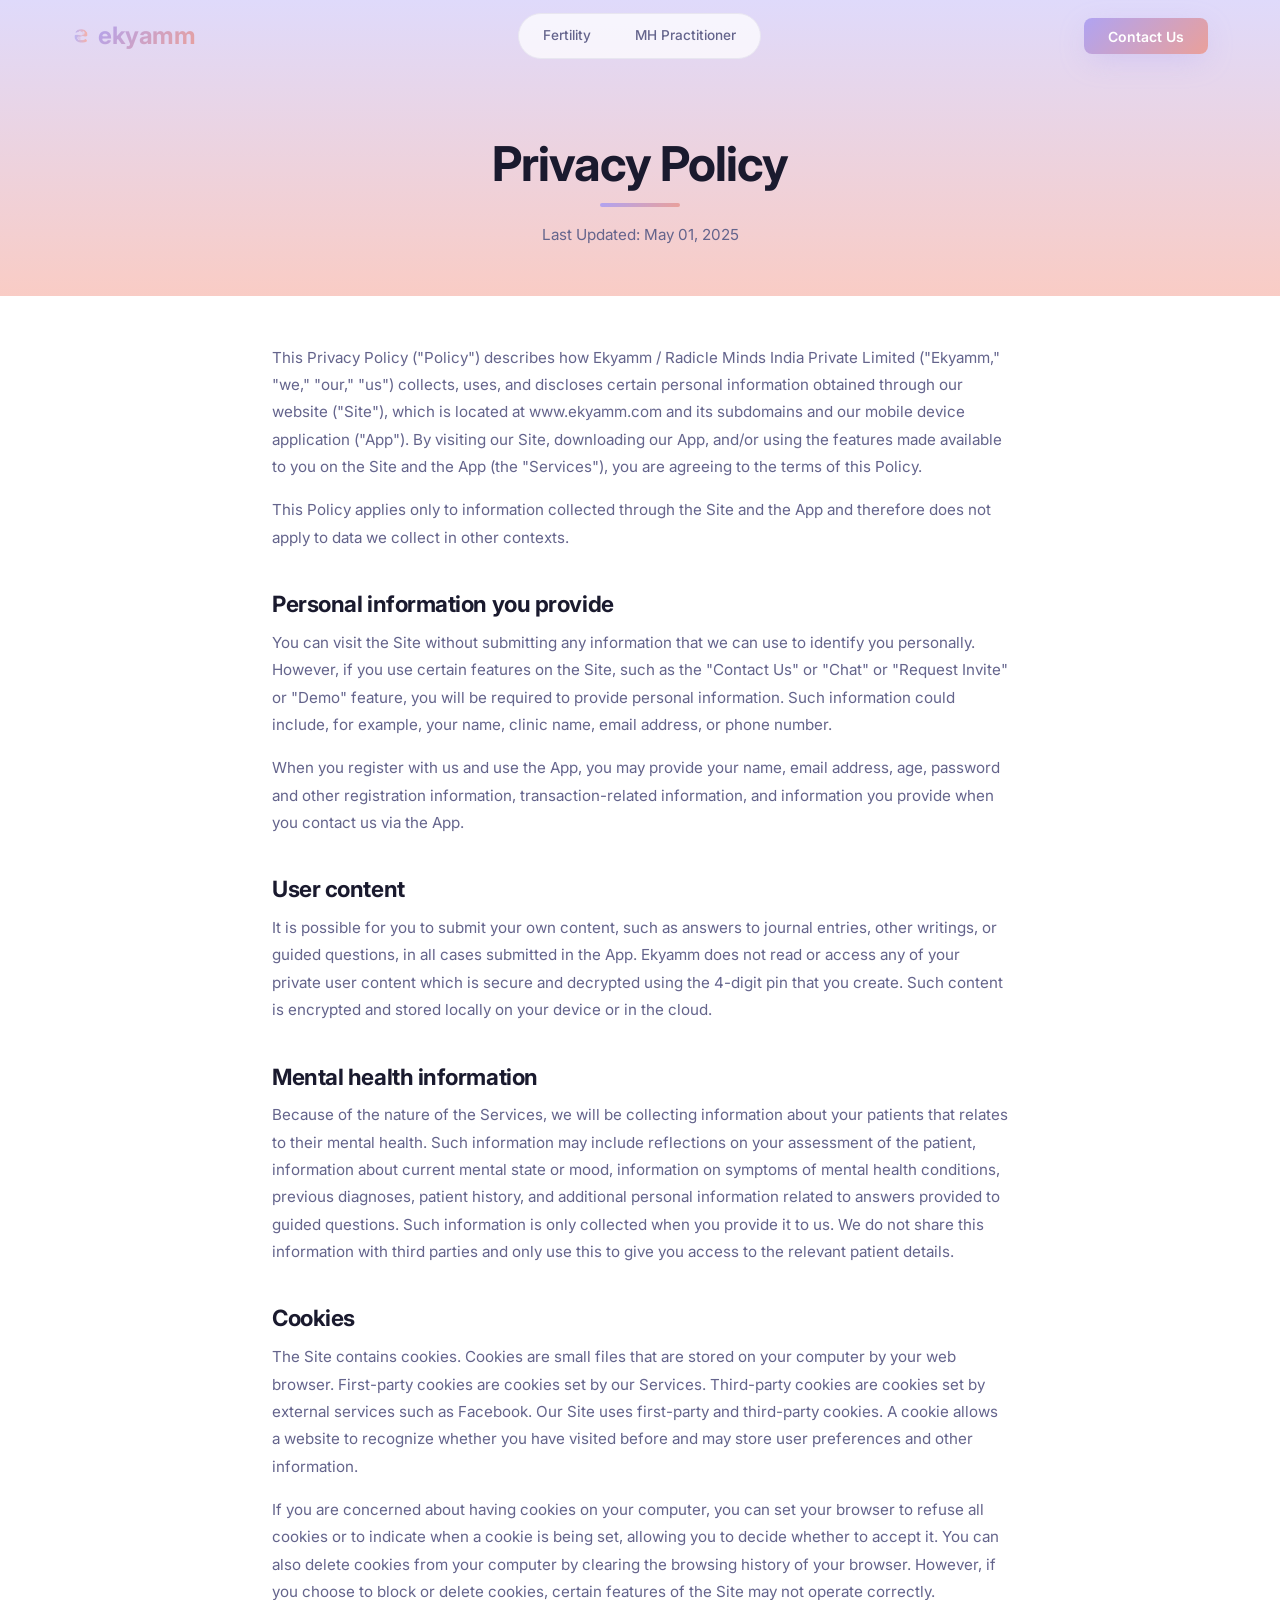
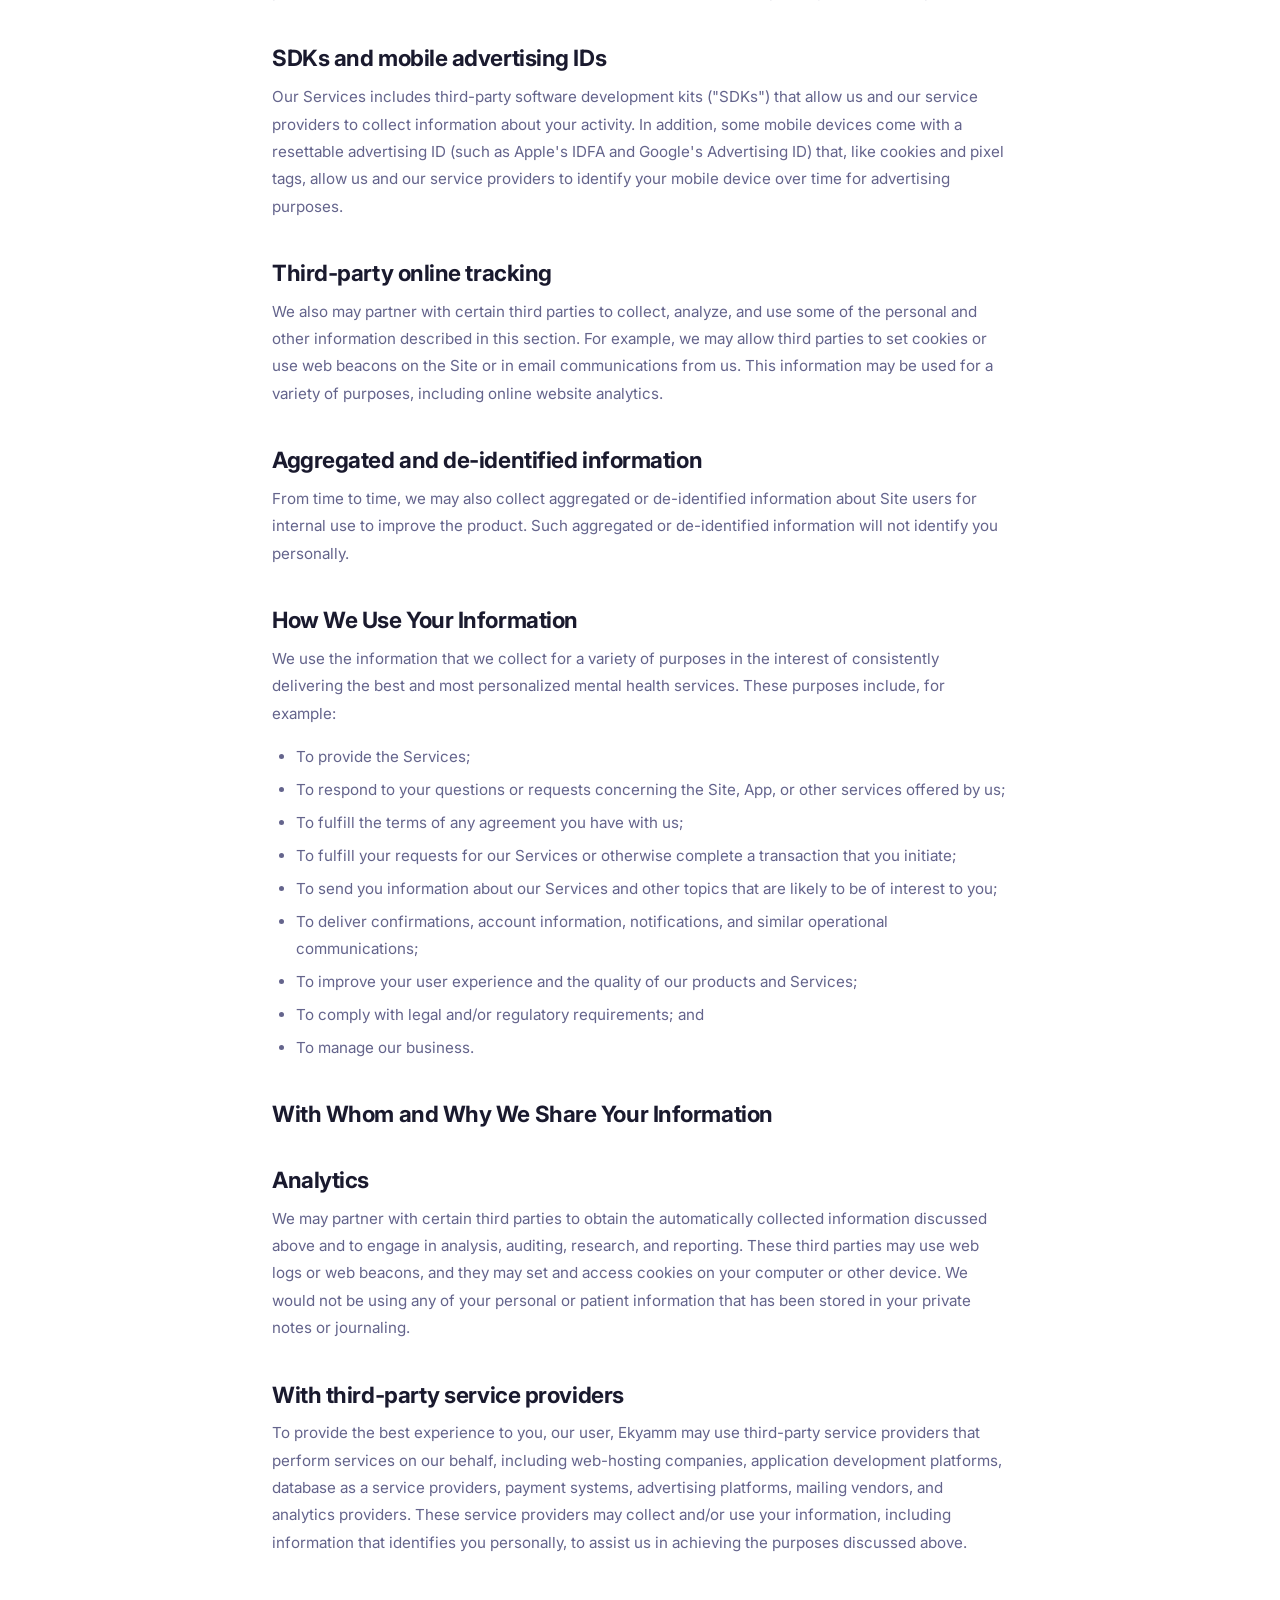
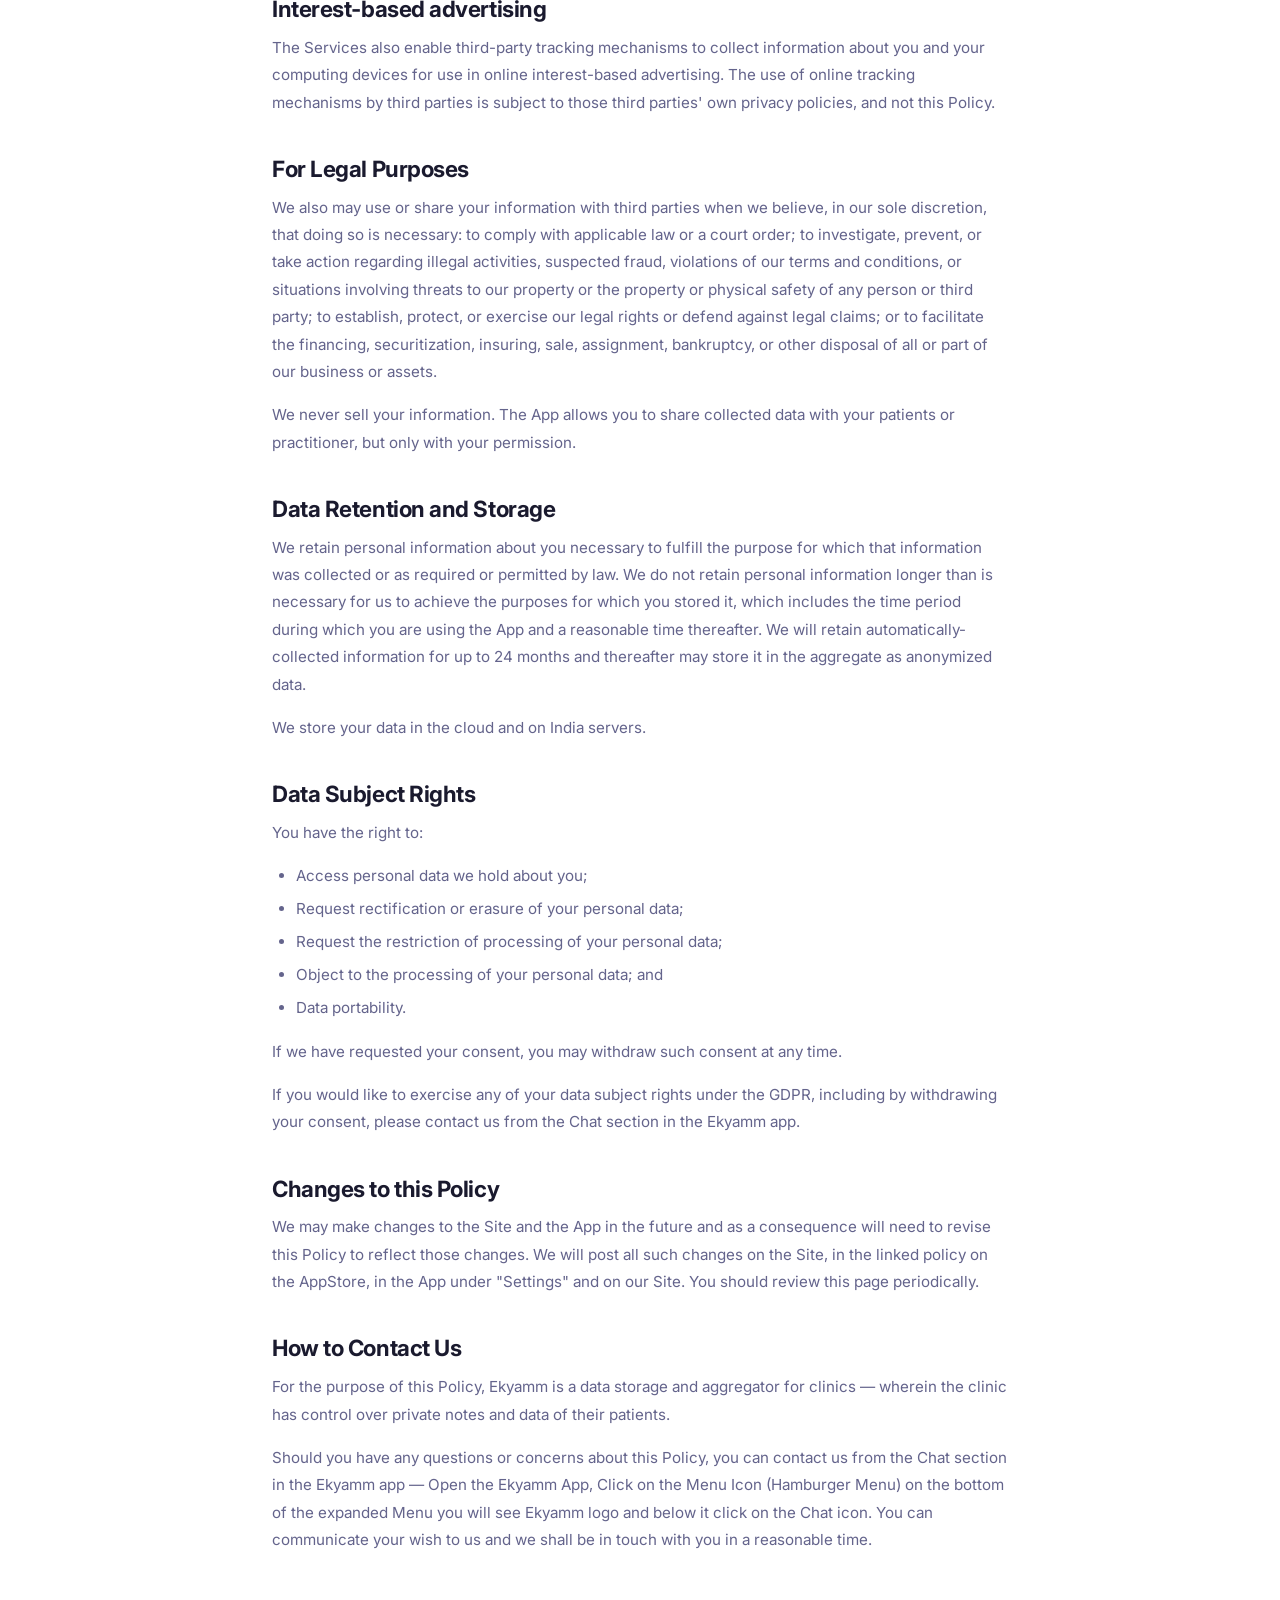
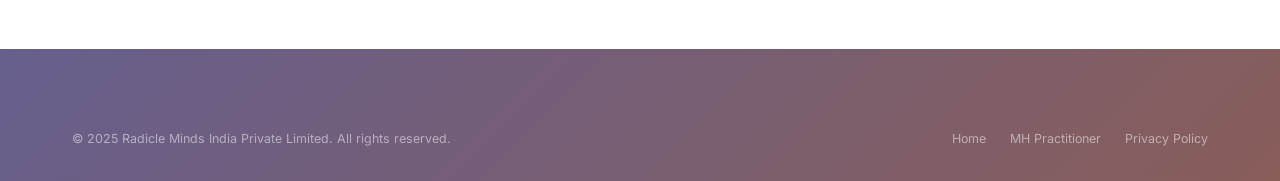
<file: privacy-policy.html>
<!DOCTYPE html>
<html lang="en">
<head>
  <meta charset="UTF-8">
  <meta name="viewport" content="width=device-width, initial-scale=1.0">
  <title>Privacy Policy | Ekyamm</title>
  <meta name="description" content="Ekyamm Privacy Policy - Learn how we collect, use, and protect your data.">
  <meta name="theme-color" content="#B0A3F2">
  <link rel="icon" href="assets/logo-icon.png" type="image/png">
  <link rel="stylesheet" href="css/style.css">
</head>
<body>

  <!-- NAVIGATION -->
  <nav class="navbar scrolled">
    <div class="nav-inner">
      <a href="index.html" class="nav-logo">
        <img src="assets/logo-icon.png" alt="Ekyamm Logo" style="height: 32px; width: auto; border-radius: 6px;">
        <span class="nav-logo-text brand-text">ekyamm</span>
      </a>
      <div class="nav-links">
        <a href="index.html" class="nav-link">Fertility</a>
        <a href="mh-practitioner.html" class="nav-link">MH Practitioner</a>
      </div>
      <div class="nav-actions">
        <button class="nav-cta" data-open-modal>Contact Us</button>
        <button class="mobile-menu-btn" aria-label="Toggle menu">
          <span></span><span></span><span></span>
        </button>
      </div>
    </div>
    <div class="mobile-nav">
      <a href="index.html">Fertility</a>
      <a href="mh-practitioner.html">MH Practitioner</a>
      <a href="privacy-policy.html" class="active">Privacy Policy</a>
      <button class="nav-cta" data-open-modal>Contact Us</button>
    </div>
  </nav>

  <!-- PRIVACY HERO -->
  <section class="privacy-hero">
    <h1>Privacy Policy</h1>
    <div class="privacy-hero-bar"></div>
    <p>Last Updated: May 01, 2025</p>
  </section>

  <!-- PRIVACY CONTENT -->
  <div class="privacy-content">
    <p>This Privacy Policy ("Policy") describes how Ekyamm / Radicle Minds India Private Limited ("Ekyamm," "we," "our," "us") collects, uses, and discloses certain personal information obtained through our website ("Site"), which is located at www.ekyamm.com and its subdomains and our mobile device application ("App"). By visiting our Site, downloading our App, and/or using the features made available to you on the Site and the App (the "Services"), you are agreeing to the terms of this Policy.</p>
    <p>This Policy applies only to information collected through the Site and the App and therefore does not apply to data we collect in other contexts.</p>

    <h2>Personal information you provide</h2>
    <p>You can visit the Site without submitting any information that we can use to identify you personally. However, if you use certain features on the Site, such as the "Contact Us" or "Chat" or "Request Invite" or "Demo" feature, you will be required to provide personal information. Such information could include, for example, your name, clinic name, email address, or phone number.</p>
    <p>When you register with us and use the App, you may provide your name, email address, age, password and other registration information, transaction-related information, and information you provide when you contact us via the App.</p>

    <h2>User content</h2>
    <p>It is possible for you to submit your own content, such as answers to journal entries, other writings, or guided questions, in all cases submitted in the App. Ekyamm does not read or access any of your private user content which is secure and decrypted using the 4-digit pin that you create. Such content is encrypted and stored locally on your device or in the cloud.</p>

    <h2>Mental health information</h2>
    <p>Because of the nature of the Services, we will be collecting information about your patients that relates to their mental health. Such information may include reflections on your assessment of the patient, information about current mental state or mood, information on symptoms of mental health conditions, previous diagnoses, patient history, and additional personal information related to answers provided to guided questions. Such information is only collected when you provide it to us. We do not share this information with third parties and only use this to give you access to the relevant patient details.</p>

    <h2>Cookies</h2>
    <p>The Site contains cookies. Cookies are small files that are stored on your computer by your web browser. First-party cookies are cookies set by our Services. Third-party cookies are cookies set by external services such as Facebook. Our Site uses first-party and third-party cookies. A cookie allows a website to recognize whether you have visited before and may store user preferences and other information.</p>
    <p>If you are concerned about having cookies on your computer, you can set your browser to refuse all cookies or to indicate when a cookie is being set, allowing you to decide whether to accept it. You can also delete cookies from your computer by clearing the browsing history of your browser. However, if you choose to block or delete cookies, certain features of the Site may not operate correctly.</p>

    <h2>SDKs and mobile advertising IDs</h2>
    <p>Our Services includes third-party software development kits ("SDKs") that allow us and our service providers to collect information about your activity. In addition, some mobile devices come with a resettable advertising ID (such as Apple's IDFA and Google's Advertising ID) that, like cookies and pixel tags, allow us and our service providers to identify your mobile device over time for advertising purposes.</p>

    <h2>Third-party online tracking</h2>
    <p>We also may partner with certain third parties to collect, analyze, and use some of the personal and other information described in this section. For example, we may allow third parties to set cookies or use web beacons on the Site or in email communications from us. This information may be used for a variety of purposes, including online website analytics.</p>

    <h2>Aggregated and de-identified information</h2>
    <p>From time to time, we may also collect aggregated or de-identified information about Site users for internal use to improve the product. Such aggregated or de-identified information will not identify you personally.</p>

    <h2>How We Use Your Information</h2>
    <p>We use the information that we collect for a variety of purposes in the interest of consistently delivering the best and most personalized mental health services. These purposes include, for example:</p>
    <ul>
      <li>To provide the Services;</li>
      <li>To respond to your questions or requests concerning the Site, App, or other services offered by us;</li>
      <li>To fulfill the terms of any agreement you have with us;</li>
      <li>To fulfill your requests for our Services or otherwise complete a transaction that you initiate;</li>
      <li>To send you information about our Services and other topics that are likely to be of interest to you;</li>
      <li>To deliver confirmations, account information, notifications, and similar operational communications;</li>
      <li>To improve your user experience and the quality of our products and Services;</li>
      <li>To comply with legal and/or regulatory requirements; and</li>
      <li>To manage our business.</li>
    </ul>

    <h2>With Whom and Why We Share Your Information</h2>

    <h2>Analytics</h2>
    <p>We may partner with certain third parties to obtain the automatically collected information discussed above and to engage in analysis, auditing, research, and reporting. These third parties may use web logs or web beacons, and they may set and access cookies on your computer or other device. We would not be using any of your personal or patient information that has been stored in your private notes or journaling.</p>

    <h2>With third-party service providers</h2>
    <p>To provide the best experience to you, our user, Ekyamm may use third-party service providers that perform services on our behalf, including web-hosting companies, application development platforms, database as a service providers, payment systems, advertising platforms, mailing vendors, and analytics providers. These service providers may collect and/or use your information, including information that identifies you personally, to assist us in achieving the purposes discussed above.</p>

    <h2>Interest-based advertising</h2>
    <p>The Services also enable third-party tracking mechanisms to collect information about you and your computing devices for use in online interest-based advertising. The use of online tracking mechanisms by third parties is subject to those third parties' own privacy policies, and not this Policy.</p>

    <h2>For Legal Purposes</h2>
    <p>We also may use or share your information with third parties when we believe, in our sole discretion, that doing so is necessary: to comply with applicable law or a court order; to investigate, prevent, or take action regarding illegal activities, suspected fraud, violations of our terms and conditions, or situations involving threats to our property or the property or physical safety of any person or third party; to establish, protect, or exercise our legal rights or defend against legal claims; or to facilitate the financing, securitization, insuring, sale, assignment, bankruptcy, or other disposal of all or part of our business or assets.</p>
    <p>We never sell your information. The App allows you to share collected data with your patients or practitioner, but only with your permission.</p>

    <h2>Data Retention and Storage</h2>
    <p>We retain personal information about you necessary to fulfill the purpose for which that information was collected or as required or permitted by law. We do not retain personal information longer than is necessary for us to achieve the purposes for which you stored it, which includes the time period during which you are using the App and a reasonable time thereafter. We will retain automatically-collected information for up to 24 months and thereafter may store it in the aggregate as anonymized data.</p>
    <p>We store your data in the cloud and on India servers.</p>

    <h2>Data Subject Rights</h2>
    <p>You have the right to:</p>
    <ul>
      <li>Access personal data we hold about you;</li>
      <li>Request rectification or erasure of your personal data;</li>
      <li>Request the restriction of processing of your personal data;</li>
      <li>Object to the processing of your personal data; and</li>
      <li>Data portability.</li>
    </ul>
    <p>If we have requested your consent, you may withdraw such consent at any time.</p>
    <p>If you would like to exercise any of your data subject rights under the GDPR, including by withdrawing your consent, please contact us from the Chat section in the Ekyamm app.</p>

    <h2>Changes to this Policy</h2>
    <p>We may make changes to the Site and the App in the future and as a consequence will need to revise this Policy to reflect those changes. We will post all such changes on the Site, in the linked policy on the AppStore, in the App under "Settings" and on our Site. You should review this page periodically.</p>

    <h2>How to Contact Us</h2>
    <p>For the purpose of this Policy, Ekyamm is a data storage and aggregator for clinics &mdash; wherein the clinic has control over private notes and data of their patients.</p>
    <p>Should you have any questions or concerns about this Policy, you can contact us from the Chat section in the Ekyamm app &mdash; Open the Ekyamm App, Click on the Menu Icon (Hamburger Menu) on the bottom of the expanded Menu you will see Ekyamm logo and below it click on the Chat icon. You can communicate your wish to us and we shall be in touch with you in a reasonable time.</p>
  </div>


  <!-- FOOTER -->
  <footer class="footer">
    <div class="footer-bg"></div>
    <div class="footer-overlay"></div>
    <div class="container footer-content">
      <div class="footer-bottom" style="border-top:none; padding-top:0;">
        <p>&copy; 2025 Radicle Minds India Private Limited. All rights reserved.</p>
        <div class="footer-bottom-links">
          <a href="index.html">Home</a>
          <a href="mh-practitioner.html">MH Practitioner</a>
          <a href="privacy-policy.html">Privacy Policy</a>
        </div>
      </div>
    </div>
  </footer>


  <!-- CONTACT MODAL -->
  <div class="modal-backdrop"></div>
  <div class="modal">
    <button class="modal-close" aria-label="Close modal">
      <svg viewBox="0 0 24 24" fill="none" stroke="currentColor" stroke-width="2" stroke-linecap="round" stroke-linejoin="round"><path d="M18 6 6 18"/><path d="m6 6 12 12"/></svg>
    </button>
    <div class="modal-form">
      <h2>Get In Touch!</h2>
      <p class="modal-sub">We'll respond within 24 hours.</p>
      <form id="contactForm">
        <div class="form-group">
          <label>Name <span class="required">*</span></label>
          <input type="text" placeholder="Enter your name" required>
        </div>
        <div class="form-group">
          <label>Email <span class="required">*</span></label>
          <input type="email" placeholder="Enter your email" required>
        </div>
        <div class="form-group">
          <label>Mobile <span class="required">*</span></label>
          <input type="tel" placeholder="Enter your mobile" required inputmode="numeric">
        </div>
        <div class="form-group">
          <label>Message <span class="required">*</span></label>
          <textarea placeholder="Enter your message" rows="3" required></textarea>
        </div>
        <button type="submit" class="form-submit">Submit</button>
      </form>
      <div class="modal-footer">
        Reach out directly: <a href="https://api.whatsapp.com/send/?phone=9920934198&text&type=phone_number&app_absent=0" target="_blank" rel="noopener noreferrer">+91 99209 34198</a>
      </div>
    </div>
    <div class="modal-success">
      <div class="success-icon">
        <svg viewBox="0 0 24 24" fill="none" stroke="currentColor" stroke-width="2" stroke-linecap="round" stroke-linejoin="round"><path d="M22 11.08V12a10 10 0 1 1-5.93-9.14"/><polyline points="22 4 12 14.01 9 11.01"/></svg>
      </div>
      <h2>Request Received!</h2>
      <p class="modal-sub">Our team will reach out within 24 hours.</p>
      <button class="btn btn-outline" data-close-modal style="margin-top:1rem;">Done</button>
    </div>
  </div>

  <script src="js/main.js"></script>
</body>
</html>
</file>
<file: css/style.css>
@import url('https://fonts.googleapis.com/css2?family=Inter:wght@300;400;500;600;700;800&display=swap');

/* ============================================
   CSS CUSTOM PROPERTIES
   ============================================ */
:root {
  --primary: #B0A3F2;
  --primary-deep: #776EA5;
  --secondary: #EAA09A;
  --gradient: linear-gradient(135deg, #B0A3F2 0%, #EAA09A 100%);
  --gradient-subtle: linear-gradient(135deg, rgba(176,163,242,0.08) 0%, rgba(234,160,154,0.08) 100%);
  --gradient-bg: linear-gradient(180deg, #DFDAFB 0%, #F9CCC5 100%);

  --bg: #ffffff;
  --bg-alt: #f8f7fc;
  --bg-dark: #0a0a0a;
  --text: #1a1a2e;
  --text-secondary: #64648c;
  --text-muted: #9898b0;
  --border: #e8e6f0;
  --border-light: #f0eef5;

  --glass-bg: rgba(255, 255, 255, 0.72);
  --glass-border: rgba(255, 255, 255, 0.5);
  --glass-shadow: 0 8px 32px rgba(31, 38, 135, 0.06);

  --shadow-sm: 0 1px 3px rgba(0,0,0,0.04), 0 1px 2px rgba(0,0,0,0.06);
  --shadow-md: 0 4px 16px rgba(0,0,0,0.06);
  --shadow-lg: 0 12px 40px rgba(0,0,0,0.08);
  --shadow-xl: 0 24px 60px rgba(0,0,0,0.10);
  --shadow-brand: 0 8px 30px -6px rgba(176, 163, 242, 0.4);

  --radius-sm: 8px;
  --radius-md: 12px;
  --radius-lg: 20px;
  --radius-xl: 28px;
  --radius-full: 9999px;

  --nav-height: 72px;
  --container: 1200px;

  --ease-out: cubic-bezier(0.16, 1, 0.3, 1);
  --ease-spring: cubic-bezier(0.34, 1.56, 0.64, 1);
}

/* ============================================
   RESET & BASE
   ============================================ */
*, *::before, *::after {
  box-sizing: border-box;
  margin: 0;
  padding: 0;
}

html {
  scroll-behavior: smooth;
  -webkit-font-smoothing: antialiased;
  -moz-osx-font-smoothing: grayscale;
}

body {
  font-family: 'Inter', -apple-system, BlinkMacSystemFont, 'Segoe UI', sans-serif;
  color: var(--text);
  background: var(--bg);
  line-height: 1.6;
  overflow-x: hidden;
}

img {
  max-width: 100%;
  display: block;
}

a {
  color: inherit;
  text-decoration: none;
}

button {
  font-family: inherit;
  cursor: pointer;
  border: none;
  outline: none;
}

ul, ol {
  list-style: none;
}

h1, h2, h3, h4, h5, h6 {
  font-weight: 700;
  line-height: 1.15;
  letter-spacing: -0.02em;
}

/* ============================================
   UTILITIES
   ============================================ */
.container {
  max-width: var(--container);
  margin: 0 auto;
  padding: 0 2rem;
}

.brand-gradient {
  background: var(--gradient);
}

.brand-text {
  background: var(--gradient);
  -webkit-background-clip: text;
  -webkit-text-fill-color: transparent;
  background-clip: text;
}

.glass {
  background: var(--glass-bg);
  backdrop-filter: blur(20px);
  -webkit-backdrop-filter: blur(20px);
  border: 1px solid var(--glass-border);
  box-shadow: var(--glass-shadow);
}

.section-pad {
  padding: 7rem 0;
}

.text-center { text-align: center; }

/* Reveal animation */
.reveal {
  opacity: 0;
  transform: translateY(30px);
  transition: opacity 0.8s var(--ease-out), transform 0.8s var(--ease-out);
}
.reveal.visible {
  opacity: 1;
  transform: translateY(0);
}
.reveal-delay-1 { transition-delay: 0.1s; }
.reveal-delay-2 { transition-delay: 0.2s; }
.reveal-delay-3 { transition-delay: 0.3s; }
.reveal-delay-4 { transition-delay: 0.4s; }

/* ============================================
   NAVIGATION
   ============================================ */
.navbar {
  position: fixed;
  top: 0;
  left: 0;
  right: 0;
  height: var(--nav-height);
  z-index: 1000;
  transition: all 0.35s var(--ease-out);
}

.navbar.scrolled {
  background: rgba(255, 255, 255, 0.88);
  backdrop-filter: blur(20px);
  -webkit-backdrop-filter: blur(20px);
  border-bottom: 1px solid var(--border-light);
  box-shadow: 0 1px 12px rgba(0,0,0,0.04);
}

.nav-inner {
  max-width: var(--container);
  margin: 0 auto;
  padding: 0 2rem;
  height: 100%;
  display: flex;
  align-items: center;
  justify-content: space-between;
}

.nav-logo {
  display: flex;
  align-items: center;
  gap: 0.5rem;
}

.nav-logo img {
  height: 36px;
  width: auto;
}

.nav-logo-text {
  font-size: 1.5rem;
  font-weight: 700;
  letter-spacing: -0.5px;
}

.nav-links {
  display: flex;
  align-items: center;
  gap: 0.25rem;
  background: var(--glass-bg);
  border: 1px solid var(--border);
  border-radius: var(--radius-full);
  padding: 0.25rem;
}

.nav-link {
  font-size: 0.85rem;
  font-weight: 500;
  padding: 0.45rem 1.25rem;
  border-radius: var(--radius-full);
  color: var(--text-secondary);
  transition: all 0.25s ease;
}

.nav-link:hover {
  color: var(--text);
}

.nav-link.active {
  background: var(--text);
  color: var(--bg);
  font-weight: 600;
}

.nav-actions {
  display: flex;
  align-items: center;
  gap: 0.75rem;
}

.nav-cta {
  background: var(--gradient);
  color: #fff;
  font-weight: 600;
  font-size: 0.875rem;
  padding: 0.6rem 1.5rem;
  border-radius: var(--radius-sm);
  box-shadow: var(--shadow-brand);
  transition: all 0.25s var(--ease-out);
}

.nav-cta:hover {
  transform: translateY(-1px);
  box-shadow: 0 12px 35px -6px rgba(176, 163, 242, 0.5);
}

.mobile-menu-btn {
  display: none;
  background: none;
  width: 32px;
  height: 32px;
  position: relative;
  flex-direction: column;
  justify-content: center;
  align-items: center;
  gap: 5px;
}

.mobile-menu-btn span {
  display: block;
  width: 22px;
  height: 2px;
  background: var(--text);
  border-radius: 2px;
  transition: all 0.3s ease;
}

.mobile-menu-btn.open span:nth-child(1) {
  transform: rotate(45deg) translate(5px, 5px);
}
.mobile-menu-btn.open span:nth-child(2) {
  opacity: 0;
}
.mobile-menu-btn.open span:nth-child(3) {
  transform: rotate(-45deg) translate(5px, -5px);
}

.mobile-nav {
  display: none;
  position: fixed;
  top: var(--nav-height);
  left: 0;
  right: 0;
  background: rgba(255,255,255,0.97);
  backdrop-filter: blur(20px);
  -webkit-backdrop-filter: blur(20px);
  border-bottom: 1px solid var(--border);
  padding: 1.5rem 2rem;
  flex-direction: column;
  gap: 0.5rem;
  z-index: 999;
  transform: translateY(-10px);
  opacity: 0;
  transition: all 0.3s var(--ease-out);
}

.mobile-nav.open {
  transform: translateY(0);
  opacity: 1;
}

.mobile-nav a {
  padding: 0.75rem 1rem;
  border-radius: var(--radius-sm);
  font-weight: 500;
  color: var(--text-secondary);
  transition: all 0.2s;
}

.mobile-nav a:hover,
.mobile-nav a.active {
  color: var(--text);
  background: var(--gradient-subtle);
}

.mobile-nav .nav-cta {
  text-align: center;
  margin-top: 0.5rem;
}

/* ============================================
   BUTTONS
   ============================================ */
.btn {
  display: inline-flex;
  align-items: center;
  justify-content: center;
  gap: 0.5rem;
  font-weight: 600;
  font-size: 1rem;
  border-radius: var(--radius-sm);
  padding: 0.85rem 2rem;
  transition: all 0.3s var(--ease-out);
  position: relative;
  overflow: hidden;
}

.btn-primary {
  background: var(--gradient);
  color: #fff;
  box-shadow: var(--shadow-brand);
}

.btn-primary:hover {
  transform: translateY(-2px);
  box-shadow: 0 14px 40px -8px rgba(176, 163, 242, 0.55);
}

.btn-primary:active {
  transform: translateY(0);
}

.btn-outline {
  background: transparent;
  color: var(--text);
  border: 2px solid var(--border);
}

.btn-outline:hover {
  border-color: var(--primary);
  background: rgba(176,163,242,0.04);
}

.btn-white {
  background: #fff;
  color: var(--text);
  box-shadow: var(--shadow-md);
}

.btn-white:hover {
  transform: translateY(-2px);
  box-shadow: var(--shadow-lg);
}

.btn-lg {
  padding: 1.1rem 2.5rem;
  font-size: 1.05rem;
  border-radius: var(--radius-md);
}

.btn-arrow::after {
  content: '\2192';
  transition: transform 0.3s var(--ease-out);
}

.btn-arrow:hover::after {
  transform: translateX(4px);
}

/* ============================================
   HERO SECTION
   ============================================ */
.hero {
  position: relative;
  min-height: 100vh;
  display: flex;
  align-items: center;
  padding-top: var(--nav-height);
  overflow: hidden;
}

.hero-ambient {
  position: absolute;
  inset: 0;
  background: var(--gradient);
  opacity: 0.04;
  animation: breathe 8s ease-in-out infinite alternate;
}

@keyframes breathe {
  0% { opacity: 0.03; }
  100% { opacity: 0.07; }
}

.hero-grid {
  display: grid;
  grid-template-columns: 1fr 1fr;
  gap: 4rem;
  align-items: center;
  position: relative;
  z-index: 2;
}

.hero-text {
  max-width: 580px;
}

.hero-badge {
  display: inline-flex;
  align-items: center;
  gap: 0.5rem;
  padding: 0.4rem 1rem 0.4rem 0.6rem;
  border-radius: var(--radius-full);
  background: var(--gradient-subtle);
  border: 1px solid rgba(176,163,242,0.15);
  font-size: 0.8rem;
  font-weight: 600;
  color: var(--primary-deep);
  margin-bottom: 1.5rem;
}

.hero-badge-dot {
  width: 8px;
  height: 8px;
  border-radius: 50%;
  background: var(--primary);
  animation: pulse-dot 2s ease-in-out infinite;
}

@keyframes pulse-dot {
  0%, 100% { box-shadow: 0 0 0 0 rgba(176,163,242,0.4); }
  50% { box-shadow: 0 0 0 6px rgba(176,163,242,0); }
}

.hero h1 {
  font-size: clamp(2.5rem, 5vw, 3.8rem);
  font-weight: 800;
  line-height: 1.06;
  letter-spacing: -0.03em;
  margin-bottom: 1.5rem;
}

.hero-subtitle {
  font-size: 1.15rem;
  color: var(--text-secondary);
  line-height: 1.7;
  margin-bottom: 2.25rem;
  max-width: 480px;
}

.hero-cta-group {
  display: flex;
  gap: 0.75rem;
  margin-bottom: 3rem;
}

.hero-trust {
  display: flex;
  flex-direction: column;
  gap: 0.75rem;
}

.hero-trust-label {
  font-size: 0.7rem;
  text-transform: uppercase;
  letter-spacing: 0.1em;
  color: var(--text-muted);
  font-weight: 600;
}

.hero-trust-badges {
  display: flex;
  gap: 0.6rem;
  flex-wrap: wrap;
}

.trust-badge {
  display: flex;
  align-items: center;
  gap: 0.45rem;
  font-size: 0.78rem;
  font-weight: 500;
  color: var(--text);
  background: var(--glass-bg);
  padding: 0.4rem 0.9rem;
  border-radius: var(--radius-full);
  border: 1px solid var(--border-light);
  box-shadow: 0 2px 8px rgba(0,0,0,0.03);
}

.trust-badge svg {
  width: 14px;
  height: 14px;
  color: var(--primary);
}

/* Hero Visual Card */
.hero-visual {
  position: relative;
  display: flex;
  align-items: center;
  justify-content: center;
}

.hero-card {
  position: relative;
  width: 100%;
  max-width: 500px;
  border-radius: var(--radius-xl);
  border: 1px solid var(--border);
  background: var(--bg);
  overflow: hidden;
  box-shadow: 0 24px 48px -12px rgba(176,163,242,0.12), 0 0 0 1px var(--border-light);
  padding: 2.5rem 2rem;
}

.hero-blob {
  position: absolute;
  border-radius: 50%;
  filter: blur(80px);
  pointer-events: none;
}

.hero-blob-pink {
  top: -30%;
  right: -20%;
  width: 260px;
  height: 260px;
  background: var(--secondary);
  opacity: 0.2;
}

.hero-blob-purple {
  bottom: -30%;
  left: -20%;
  width: 260px;
  height: 260px;
  background: var(--primary);
  opacity: 0.15;
}

.partnership-row {
  display: flex;
  align-items: center;
  gap: 1rem;
  margin-bottom: 2rem;
}

.node {
  display: flex;
  flex-direction: column;
  align-items: center;
  gap: 0.6rem;
  flex-shrink: 0;
}

.node-icon {
  width: 64px;
  height: 64px;
  border-radius: 50%;
  display: flex;
  align-items: center;
  justify-content: center;
}

.node-clinic {
  border: 2px solid var(--border);
  background: var(--bg);
  color: var(--primary);
  box-shadow: 0 4px 12px rgba(0,0,0,0.05);
}

.node-ekyamm {
  background: var(--gradient);
  color: #fff;
  box-shadow: 0 8px 24px -6px rgba(176,163,242,0.4);
}

.node-label {
  font-size: 0.7rem;
  font-weight: 600;
  text-transform: uppercase;
  letter-spacing: 0.06em;
  color: var(--text-muted);
}

.connector {
  flex: 1;
  height: 2px;
  background: linear-gradient(90deg, var(--border), var(--primary), var(--secondary), var(--border));
  border-radius: var(--radius-full);
  position: relative;
  min-width: 60px;
}

.connector-pulse {
  position: absolute;
  top: 50%;
  left: 50%;
  transform: translate(-50%, -50%);
  width: 10px;
  height: 10px;
  border-radius: 50%;
  background: var(--primary);
  box-shadow: 0 0 0 4px rgba(176,163,242,0.2);
  animation: pulse-ring 2s ease-in-out infinite;
}

@keyframes pulse-ring {
  0%, 100% { box-shadow: 0 0 0 3px rgba(176,163,242,0.2); }
  50% { box-shadow: 0 0 0 10px rgba(176,163,242,0); }
}

.outcome-card {
  width: 100%;
  padding: 1.5rem;
  border-radius: var(--radius-lg);
  border: 1px solid var(--border);
  background: var(--glass-bg);
  backdrop-filter: blur(8px);
  position: relative;
  z-index: 2;
}

.outcome-header {
  display: flex;
  justify-content: space-between;
  align-items: center;
  margin-bottom: 1rem;
}

.outcome-title {
  font-size: 0.9rem;
  font-weight: 600;
}

.outcome-badge {
  display: flex;
  align-items: center;
  gap: 0.35rem;
  font-size: 0.75rem;
  font-weight: 700;
  color: #16a34a;
  background: rgba(22, 163, 74, 0.08);
  padding: 0.3rem 0.7rem;
  border-radius: 6px;
}

.outcome-bar {
  width: 100%;
  height: 6px;
  background: var(--border);
  border-radius: var(--radius-full);
  overflow: hidden;
  margin-bottom: 0.5rem;
}

.outcome-bar-fill {
  width: 0;
  height: 100%;
  background: var(--gradient);
  border-radius: var(--radius-full);
  transition: width 1.5s var(--ease-out);
}

.outcome-bar-fill.animated {
  width: 85%;
}

.outcome-labels {
  display: flex;
  justify-content: space-between;
  font-size: 0.7rem;
  color: var(--text-muted);
}

/* ============================================
   SECTION 2: CLINICAL ADVANTAGE
   ============================================ */
.advantage-section {
  background: var(--bg);
  position: relative;
  overflow: hidden;
}

.advantage-grid {
  display: grid;
  grid-template-columns: 1fr 1fr;
  gap: 5rem;
  align-items: center;
}

.advantage-text h2 {
  font-size: clamp(1.8rem, 3vw, 2.6rem);
  margin-bottom: 1.25rem;
}

.advantage-text p {
  font-size: 1.05rem;
  color: var(--text-secondary);
  line-height: 1.7;
  margin-bottom: 2rem;
  max-width: 480px;
}

.check-list {
  display: flex;
  flex-direction: column;
  gap: 1rem;
}

.check-item {
  display: flex;
  align-items: flex-start;
  gap: 0.75rem;
  font-size: 1.05rem;
  font-weight: 500;
}

.check-icon {
  width: 24px;
  height: 24px;
  border-radius: 50%;
  background: rgba(22, 163, 74, 0.1);
  color: #16a34a;
  display: flex;
  align-items: center;
  justify-content: center;
  flex-shrink: 0;
  margin-top: 2px;
}

.check-icon svg {
  width: 14px;
  height: 14px;
}

/* Dashboard Card */
.dashboard-card {
  background: var(--bg);
  border-radius: var(--radius-xl);
  border: 1px solid var(--border);
  padding: 2rem 2rem 0;
  box-shadow: var(--shadow-xl);
  position: relative;
  overflow: hidden;
  border-top: 4px solid var(--primary);
}

.dashboard-header {
  display: flex;
  justify-content: space-between;
  align-items: center;
  margin-bottom: 2rem;
}

.dashboard-title {
  font-size: 1.1rem;
  font-weight: 600;
}

.dashboard-subtitle {
  font-size: 0.8rem;
  color: var(--text-muted);
  margin-top: 0.25rem;
}

.dashboard-badge {
  display: flex;
  align-items: center;
  gap: 0.35rem;
  background: rgba(22, 163, 74, 0.08);
  color: #16a34a;
  padding: 0.4rem 0.8rem;
  border-radius: var(--radius-sm);
  font-weight: 700;
  font-size: 0.85rem;
}

.dashboard-graph {
  position: relative;
  height: 250px;
  margin-top: 1rem;
}

.dashboard-grid {
  position: absolute;
  inset: 0 0 2.25rem;
  display: flex;
  flex-direction: column;
  justify-content: space-between;
  pointer-events: none;
}

.dashboard-grid-line {
  display: block;
  width: 100%;
  border-top: 1px solid rgba(119, 110, 165, 0.12);
}

.chart-bars {
  position: relative;
  z-index: 1;
  height: 100%;
  display: flex;
  align-items: flex-end;
  justify-content: space-between;
  gap: 1.25rem;
  padding: 0.75rem 0.5rem 0;
}

.chart-bar-wrapper {
  display: flex;
  flex-direction: column;
  align-items: center;
  justify-content: flex-end;
  height: 100%;
  gap: 0.8rem;
  flex: 1;
}

.chart-bar {
  width: 100%;
  max-width: 90px;
  min-height: 1px;
  border-radius: 18px 18px 0 0;
  transition: height 1.2s var(--ease-out);
  position: relative;
  overflow: hidden;
}

.chart-bar::after {
  content: "";
  position: absolute;
  top: 12px;
  left: 50%;
  width: calc(100% - 24px);
  height: 1px;
  transform: translateX(-50%);
  background: rgba(255,255,255,0.32);
}

.chart-bar-gray {
  background: linear-gradient(180deg, #ececf2 0%, #d7d9e1 100%);
  height: 0;
  box-shadow: inset 0 1px 0 rgba(255,255,255,0.55);
}

.chart-bar-gray.animated { height: 40%; }

.chart-bar-gray-2 {
  background: linear-gradient(180deg, #dfdfe8 0%, #cfd1dc 100%);
  height: 0;
  box-shadow: inset 0 1px 0 rgba(255,255,255,0.45);
}

.chart-bar-gray-2.animated { height: 52%; }

.chart-bar-brand {
  background: linear-gradient(180deg, #ecb0aa 0%, #b0a3f2 100%);
  height: 0;
  box-shadow:
    0 0 24px rgba(176,163,242,0.26),
    inset 0 1px 0 rgba(255,255,255,0.38);
}

.chart-bar-brand.animated { height: 78%; }

.chart-bar-label {
  font-size: 0.75rem;
  color: var(--text-muted);
  font-weight: 500;
  text-align: center;
}

.chart-bar-wrapper.current .chart-bar-label {
  color: var(--primary);
  font-weight: 700;
}

.dashboard-footer {
  display: flex;
  justify-content: space-between;
  font-size: 0.8rem;
  color: var(--text-muted);
  font-weight: 500;
  padding: 1rem 0;
  border-top: 1px solid var(--border-light);
}

.dashboard-blur {
  position: absolute;
  top: -40px;
  right: -40px;
  width: 200px;
  height: 200px;
  background: rgba(234,160,154,0.15);
  filter: blur(60px);
  border-radius: 50%;
  pointer-events: none;
}

/* ============================================
   SECTION 3: HOW IT WORKS
   ============================================ */
.how-it-works {
  background: var(--bg-alt);
  position: relative;
  overflow: hidden;
}

.how-it-works::before {
  content: '';
  position: absolute;
  top: 0;
  left: 0;
  right: 0;
  height: 1px;
  background: linear-gradient(90deg, transparent, var(--border), transparent);
}

.section-header {
  text-align: center;
  max-width: 620px;
  margin: 0 auto 4rem;
}

.section-header h2 {
  font-size: clamp(1.8rem, 3vw, 2.6rem);
  margin-bottom: 1rem;
}

.section-header p {
  font-size: 1.1rem;
  color: var(--text-secondary);
  line-height: 1.7;
}

.steps-grid {
  display: grid;
  grid-template-columns: repeat(3, 1fr);
  gap: 2rem;
  max-width: 1000px;
  margin: 0 auto 3rem;
  position: relative;
}

/* Connector line across steps */
.steps-grid::before {
  content: '';
  position: absolute;
  top: 50px;
  left: 16%;
  right: 16%;
  height: 2px;
  background: linear-gradient(90deg, rgba(176,163,242,0.2), rgba(234,160,154,0.2), rgba(176,163,242,0.2));
  z-index: 0;
}

.step-card {
  background: var(--bg);
  border-radius: var(--radius-xl);
  border: 1px solid var(--border-light);
  padding: 2.5rem 2rem;
  text-align: center;
  position: relative;
  z-index: 1;
  transition: all 0.35s var(--ease-out);
  box-shadow: var(--shadow-sm);
}

.step-card:hover {
  box-shadow: var(--shadow-lg);
  transform: translateY(-4px);
}

.step-icon {
  width: 72px;
  height: 72px;
  border-radius: 50%;
  background: var(--bg-alt);
  border: 1px solid var(--border-light);
  display: flex;
  align-items: center;
  justify-content: center;
  margin: 0 auto 1.5rem;
  transition: all 0.35s var(--ease-out);
  box-shadow: inset 0 2px 4px rgba(0,0,0,0.03);
}

.step-card:hover .step-icon {
  transform: scale(1.08);
}

.step-icon svg {
  width: 28px;
  height: 28px;
}

.step-icon-purple svg { color: var(--primary); }
.step-icon-pink svg { color: var(--secondary); }

.step-card h3 {
  font-size: 1.2rem;
  margin-bottom: 0.75rem;
}

.step-card p {
  font-size: 0.92rem;
  color: var(--text-secondary);
  line-height: 1.6;
}

.step-arrow {
  display: none;
}

/* App Store Badges */
.app-badges {
  display: flex;
  justify-content: center;
  gap: 1rem;
  flex-wrap: wrap;
}

.app-badge {
  display: flex;
  align-items: center;
  gap: 0.6rem;
  background: #000;
  color: #fff;
  padding: 0.6rem 1.25rem;
  border-radius: var(--radius-sm);
  border: 1px solid #333;
  transition: all 0.25s var(--ease-out);
  min-width: 150px;
}

.app-badge:hover {
  transform: scale(1.03);
  border-color: #555;
}

.app-badge svg {
  width: 22px;
  height: 22px;
  fill: #fff;
  flex-shrink: 0;
}

.app-badge-text {
  display: flex;
  flex-direction: column;
}

.app-badge-small {
  font-size: 0.6rem;
  line-height: 1;
  opacity: 0.8;
}

.app-badge-big {
  font-size: 0.95rem;
  font-weight: 500;
  line-height: 1.2;
}

/* ============================================
   SECTION 4: CLINICAL IMPACT DATA
   ============================================ */
.impact-section {
  background: var(--bg);
  border-top: 1px solid var(--border-light);
  border-bottom: 1px solid var(--border-light);
}

.impact-grid {
  display: grid;
  grid-template-columns: 1fr 1fr;
  gap: 5rem;
  align-items: center;
}

.impact-text h2 {
  font-size: clamp(2rem, 3.5vw, 3rem);
  font-weight: 800;
  line-height: 1.15;
  margin-bottom: 1.25rem;
  letter-spacing: -0.03em;
}

.impact-text p {
  font-size: 1.05rem;
  color: var(--text-secondary);
  line-height: 1.7;
}

.impact-charts {
  display: flex;
  gap: 2rem;
  justify-content: center;
}

.impact-chart {
  display: flex;
  flex-direction: column;
  align-items: center;
  flex: 1;
}

.chart-visual {
  height: 200px;
  display: flex;
  align-items: flex-end;
  gap: 0.6rem;
  padding: 1rem;
  background: var(--bg-alt);
  border-radius: var(--radius-lg);
  border: 1px solid var(--border-light);
  margin-bottom: 1rem;
  width: 100%;
}

.chart-col {
  flex: 1;
  border-radius: var(--radius-sm) var(--radius-sm) 0 0;
  position: relative;
  display: flex;
  justify-content: center;
  transition: height 1s var(--ease-out);
  min-width: 40px;
}

.chart-col-gray {
  background: #d4d4dc;
  height: 0;
}

.chart-col-brand {
  background: var(--gradient);
  box-shadow: 0 0 15px rgba(176,163,242,0.25);
  height: 0;
}

.chart-col span {
  position: absolute;
  top: -1.5rem;
  font-size: 0.8rem;
  font-weight: 700;
  white-space: nowrap;
}

.chart-col-brand span {
  background: var(--gradient);
  -webkit-background-clip: text;
  -webkit-text-fill-color: transparent;
  background-clip: text;
}

.chart-info {
  text-align: center;
}

.chart-info-title {
  font-weight: 600;
  font-size: 0.9rem;
  white-space: nowrap;
}

.chart-info-sub {
  font-size: 0.75rem;
  color: var(--text-muted);
  margin-top: 0.25rem;
}

.impact-note {
  text-align: center;
  margin-top: 3rem;
  font-size: 0.8rem;
  color: var(--text-muted);
  max-width: 700px;
  margin-left: auto;
  margin-right: auto;
  line-height: 1.6;
}

/* ============================================
   SECTION 5: REVENUE PARTNERSHIP
   ============================================ */
.revenue-section {
  background: var(--bg);
  position: relative;
  overflow: hidden;
}

.revenue-blur {
  position: absolute;
  top: 50%;
  left: 50%;
  transform: translate(-50%, -50%);
  width: 600px;
  height: 600px;
  background: radial-gradient(circle, rgba(176,163,242,0.08), rgba(234,160,154,0.06), transparent);
  border-radius: 50%;
  pointer-events: none;
}

.revenue-card {
  max-width: 1000px;
  margin: 0 auto;
  background: var(--glass-bg);
  backdrop-filter: blur(16px);
  -webkit-backdrop-filter: blur(16px);
  border: 1px solid var(--glass-border);
  border-radius: var(--radius-xl);
  padding: 3.5rem;
  box-shadow: var(--shadow-lg);
  position: relative;
  overflow: hidden;
}

.revenue-shimmer {
  position: absolute;
  top: 0;
  left: -100%;
  width: 50%;
  height: 100%;
  background: linear-gradient(90deg, transparent, rgba(255,255,255,0.2), transparent);
  transform: skewX(-20deg);
  animation: shimmer 4s infinite;
}

@keyframes shimmer {
  0% { left: -100%; }
  100% { left: 200%; }
}

.revenue-grid {
  display: grid;
  grid-template-columns: 1fr 1fr;
  gap: 3rem;
  align-items: center;
}

.revenue-gains h3 {
  font-size: 1.5rem;
  margin-bottom: 2rem;
  display: flex;
  align-items: center;
  gap: 0.5rem;
}

.revenue-gains h3 svg {
  color: var(--secondary);
}

.gain-list {
  display: flex;
  flex-direction: column;
  gap: 2rem;
}

.gain-item {
  display: flex;
  gap: 1rem;
}

.gain-icon {
  width: 44px;
  height: 44px;
  border-radius: var(--radius-md);
  display: flex;
  align-items: center;
  justify-content: center;
  flex-shrink: 0;
  margin-top: 2px;
}

.gain-icon-purple {
  background: rgba(176,163,242,0.1);
  color: var(--primary);
}

.gain-icon-pink {
  background: rgba(234,160,154,0.1);
  color: var(--secondary);
}

.gain-icon-green {
  background: rgba(22,163,74,0.08);
  color: #16a34a;
}

.gain-icon svg {
  width: 20px;
  height: 20px;
}

.gain-item h4 {
  font-size: 1.05rem;
  font-weight: 600;
  margin-bottom: 0.35rem;
  letter-spacing: 0;
}

.gain-item p {
  font-size: 0.88rem;
  color: var(--text-secondary);
  line-height: 1.6;
}

/* ROI Card */
.roi-card {
  background: rgba(255,255,255,0.6);
  backdrop-filter: blur(12px);
  border-radius: var(--radius-xl);
  padding: 2rem;
  border: 1px solid rgba(255,255,255,0.3);
  box-shadow: var(--shadow-lg);
}

.roi-label {
  font-size: 0.75rem;
  font-weight: 600;
  text-transform: uppercase;
  letter-spacing: 0.1em;
  color: var(--text-muted);
  margin-bottom: 0.5rem;
}

.roi-value {
  font-size: clamp(2.5rem, 4vw, 3.5rem);
  font-weight: 800;
  background: var(--gradient);
  -webkit-background-clip: text;
  -webkit-text-fill-color: transparent;
  background-clip: text;
  margin-bottom: 2rem;
  line-height: 1;
}

.roi-stats {
  display: flex;
  flex-direction: column;
  gap: 1rem;
}

.roi-stat {
  display: flex;
  justify-content: space-between;
  align-items: center;
  font-size: 0.88rem;
  padding-bottom: 0.75rem;
  border-bottom: 1px solid var(--border-light);
}

.roi-stat-label {
  color: var(--text-secondary);
}

.roi-stat-value {
  font-weight: 600;
}

.roi-stat-value.green {
  color: #16a34a;
}

.roi-btn {
  width: 100%;
  margin-top: 1.5rem;
  background: var(--gradient);
  color: #fff;
  font-weight: 600;
  padding: 0.9rem;
  border-radius: var(--radius-md);
  font-size: 0.95rem;
  transition: all 0.25s var(--ease-out);
}

.roi-btn:hover {
  opacity: 0.92;
  transform: translateY(-1px);
}

/* ============================================
   FOOTER
   ============================================ */
.footer {
  position: relative;
  padding: 5rem 0 2rem;
  overflow: hidden;
  color: #fff;
}

.footer-bg {
  position: absolute;
  inset: 0;
  background: var(--gradient);
  z-index: 0;
}

.footer-overlay {
  position: absolute;
  inset: 0;
  background: rgba(0,0,0,0.42);
  z-index: 1;
}

.footer-content {
  position: relative;
  z-index: 2;
}

.footer-grid {
  display: grid;
  grid-template-columns: 1.4fr 1fr 1fr 1.2fr;
  gap: 3rem;
  margin-bottom: 3rem;
}

.footer-brand p {
  color: rgba(255,255,255,0.75);
  font-size: 0.88rem;
  margin-bottom: 2rem;
  max-width: 280px;
  line-height: 1.7;
}

.footer-logo {
  display: flex;
  align-items: center;
  gap: 0.5rem;
  margin-bottom: 1.25rem;
}

.footer-logo-text {
  font-size: 1.75rem;
  font-weight: 700;
  letter-spacing: -0.5px;
}

.footer-app-badges {
  display: flex;
  flex-direction: column;
  gap: 0.6rem;
}

.footer-app-badge {
  display: flex;
  align-items: center;
  gap: 0.5rem;
  background: rgba(255,255,255,0.12);
  border: 1px solid rgba(255,255,255,0.15);
  color: #fff;
  padding: 0.5rem 1rem;
  border-radius: var(--radius-sm);
  font-size: 0.8rem;
  font-weight: 500;
  transition: all 0.25s;
  max-width: 170px;
}

.footer-app-badge:hover {
  background: rgba(255,255,255,0.2);
}

.footer-app-badge svg {
  width: 16px;
  height: 16px;
  fill: #fff;
  flex-shrink: 0;
}

.footer-col h4 {
  font-size: 1rem;
  font-weight: 600;
  margin-bottom: 1.5rem;
  letter-spacing: 0;
}

.footer-col ul {
  display: flex;
  flex-direction: column;
  gap: 0.75rem;
}

.footer-col li {
  display: flex;
  align-items: flex-start;
  gap: 0.6rem;
  font-size: 0.88rem;
  color: rgba(255,255,255,0.75);
  line-height: 1.5;
}

.footer-col li svg {
  width: 16px;
  height: 16px;
  margin-top: 3px;
  flex-shrink: 0;
  opacity: 0.7;
}

.footer-col a {
  color: rgba(255,255,255,0.75);
  transition: color 0.2s;
}

.footer-col a:hover {
  color: #fff;
}

.footer-demo h4 {
  font-size: 1rem;
  font-weight: 600;
  margin-bottom: 1rem;
  letter-spacing: 0;
}

.footer-demo p {
  font-size: 0.88rem;
  color: rgba(255,255,255,0.75);
  margin-bottom: 1.5rem;
  line-height: 1.6;
}

.footer-demo-btn {
  display: flex;
  align-items: center;
  justify-content: center;
  gap: 0.5rem;
  width: 100%;
  background: #fff;
  color: var(--text);
  font-weight: 600;
  padding: 0.8rem 1.5rem;
  border-radius: var(--radius-sm);
  font-size: 0.9rem;
  transition: all 0.25s var(--ease-out);
}

.footer-demo-btn:hover {
  background: #f0f0f0;
  transform: translateY(-1px);
}

.footer-bottom {
  padding-top: 2rem;
  border-top: 1px solid rgba(255,255,255,0.15);
  display: flex;
  justify-content: space-between;
  align-items: center;
  flex-wrap: wrap;
  gap: 1rem;
  font-size: 0.78rem;
  color: rgba(255,255,255,0.5);
}

.footer-bottom-links {
  display: flex;
  gap: 1.5rem;
}

.footer-bottom-links a {
  color: rgba(255,255,255,0.5);
}

.footer-bottom-links a:hover {
  color: #fff;
}

/* ============================================
   CONTACT MODAL
   ============================================ */
.modal-backdrop {
  position: fixed;
  inset: 0;
  background: rgba(0, 0, 0, 0.45);
  backdrop-filter: blur(8px);
  -webkit-backdrop-filter: blur(8px);
  z-index: 2000;
  opacity: 0;
  pointer-events: none;
  transition: opacity 0.3s ease;
}

.modal-backdrop.active {
  opacity: 1;
  pointer-events: all;
}

.modal {
  position: fixed;
  top: 50%;
  left: 50%;
  transform: translate(-50%, -50%) scale(0.95);
  width: 90%;
  max-width: 480px;
  background: var(--bg);
  border-radius: var(--radius-xl);
  padding: 2.5rem;
  z-index: 2001;
  box-shadow: var(--shadow-xl);
  opacity: 0;
  pointer-events: none;
  transition: all 0.35s var(--ease-out);
}

.modal.active {
  transform: translate(-50%, -50%) scale(1);
  opacity: 1;
  pointer-events: all;
}

.modal-close {
  position: absolute;
  top: 1.25rem;
  right: 1.25rem;
  background: none;
  color: var(--text-muted);
  transition: color 0.2s;
}

.modal-close:hover {
  color: var(--text);
}

.modal-close svg {
  width: 24px;
  height: 24px;
}

.modal h2 {
  font-size: 1.5rem;
  margin-bottom: 0.5rem;
}

.modal .modal-sub {
  color: var(--text-secondary);
  margin-bottom: 2rem;
  font-size: 0.95rem;
}

.form-group {
  margin-bottom: 1.25rem;
}

.form-group label {
  display: block;
  font-size: 0.85rem;
  font-weight: 600;
  margin-bottom: 0.4rem;
  color: var(--text);
}

.form-group label .required {
  color: var(--secondary);
}

.form-group input,
.form-group textarea {
  width: 100%;
  padding: 0.85rem 1rem;
  border: 1px solid var(--border);
  border-radius: var(--radius-sm);
  background: var(--bg);
  color: var(--text);
  font-size: 0.95rem;
  font-family: inherit;
  outline: none;
  transition: border-color 0.2s, box-shadow 0.2s;
}

.form-group input:focus,
.form-group textarea:focus {
  border-color: var(--primary);
  box-shadow: 0 0 0 3px rgba(176,163,242,0.1);
}

.form-group textarea {
  resize: vertical;
  min-height: 100px;
}

.form-submit {
  width: 100%;
  background: var(--gradient);
  color: #fff;
  font-weight: 600;
  padding: 0.9rem;
  border-radius: var(--radius-sm);
  font-size: 1rem;
  transition: all 0.25s var(--ease-out);
  margin-top: 0.5rem;
}

.form-submit:hover {
  box-shadow: var(--shadow-brand);
  transform: translateY(-1px);
}

.modal-footer {
  margin-top: 1.5rem;
  text-align: center;
  font-size: 0.82rem;
  color: var(--text-muted);
}

.modal-footer a {
  color: var(--primary);
  font-weight: 500;
}

.modal-success {
  display: none;
  flex-direction: column;
  align-items: center;
  text-align: center;
  padding: 2rem 0;
}

.modal-success.show {
  display: flex;
}

.modal-form.hide {
  display: none;
}

.success-icon {
  width: 64px;
  height: 64px;
  border-radius: 50%;
  background: var(--gradient-subtle);
  display: flex;
  align-items: center;
  justify-content: center;
  margin-bottom: 1.5rem;
}

.success-icon svg {
  width: 32px;
  height: 32px;
  color: var(--primary);
}

/* ============================================
   MH PRACTITIONER PAGE
   ============================================ */
.mh-hero {
  position: relative;
  min-height: 100vh;
  display: flex;
  align-items: center;
  padding-top: var(--nav-height);
  background: var(--gradient-bg);
  overflow: hidden;
}

.mh-hero-grid {
  display: grid;
  grid-template-columns: 1fr 1fr;
  gap: 4rem;
  align-items: center;
  position: relative;
  z-index: 2;
}

.mh-hero-text h1 {
  font-size: clamp(2.2rem, 4.5vw, 3.5rem);
  font-weight: 800;
  line-height: 1.08;
  letter-spacing: -0.03em;
  margin-bottom: 1.25rem;
}

.mh-hero-text p {
  font-size: 1.1rem;
  color: var(--text-secondary);
  line-height: 1.7;
  margin-bottom: 2rem;
  max-width: 480px;
}

.mh-awards {
  display: flex;
  gap: 0.75rem;
  flex-wrap: wrap;
  margin-top: 2rem;
}

.mh-award {
  display: flex;
  align-items: center;
  gap: 0.5rem;
  padding: 0.5rem 1rem;
  background: rgba(255,255,255,0.7);
  border: 1px solid var(--border-light);
  border-radius: var(--radius-full);
  font-size: 0.8rem;
  font-weight: 600;
  color: var(--primary-deep);
  backdrop-filter: blur(8px);
}

.mh-award svg {
  width: 16px;
  height: 16px;
  color: var(--primary);
}

.mh-visual {
  position: relative;
  display: flex;
  justify-content: center;
  align-items: center;
  min-height: 640px;
}

.mh-phone-stage {
  position: relative;
  width: min(100%, 560px);
  height: 620px;
  display: flex;
  align-items: center;
  justify-content: center;
  perspective: 1400px;
}

.mh-phone-stage::before {
  content: "";
  position: absolute;
  inset: 10% 14%;
  background:
    radial-gradient(circle at 35% 35%, rgba(176,163,242,0.24), transparent 42%),
    radial-gradient(circle at 65% 60%, rgba(234,160,154,0.18), transparent 38%);
  filter: blur(36px);
  opacity: 0.95;
  transition: opacity 0.5s ease, filter 0.5s ease, transform 0.5s ease;
}

.mh-phone-frame {
  position: relative;
  z-index: 2;
  width: 292px;
  height: 584px;
  padding: 10px;
  border-radius: 44px;
  background: linear-gradient(180deg, rgba(55,55,58,0.98) 0%, rgba(27,27,30,0.98) 100%);
  border: 1px solid rgba(255,255,255,0.12);
  box-shadow:
    0 0 0 6px rgba(255,255,255,0.04),
    0 28px 90px rgba(11,11,16,0.34),
    0 0 28px rgba(255,255,255,0.05);
  transform: rotate(-5deg) translateY(-18px);
  transition: transform 0.5s ease, box-shadow 0.5s ease, border-color 0.5s ease;
}

.mh-phone-screen {
  width: 100%;
  height: 100%;
  background: linear-gradient(180deg, #1c1c20 0%, #101013 100%);
  border-radius: 34px;
  overflow: hidden;
  display: flex;
  flex-direction: column;
  padding: 2rem 1.45rem 1.5rem;
  box-shadow: inset 0 1px 0 rgba(255,255,255,0.05);
  transition: background 0.5s ease, box-shadow 0.5s ease;
}

.mh-phone-header {
  display: flex;
  align-items: center;
  justify-content: space-between;
  margin-bottom: 2rem;
}

.mh-phone-brand {
  font-size: 1.05rem;
  font-weight: 700;
  letter-spacing: -0.02em;
  background: var(--gradient);
  -webkit-background-clip: text;
  background-clip: text;
  -webkit-text-fill-color: transparent;
}

.mh-phone-avatar {
  width: 38px;
  height: 38px;
  border-radius: 50%;
  display: grid;
  place-items: center;
  font-size: 0.82rem;
  font-weight: 700;
  color: #ffffff;
  background: var(--gradient);
  box-shadow: 0 10px 24px rgba(176,163,242,0.25);
  transition: transform 0.5s ease, box-shadow 0.5s ease;
}

.mh-phone-title {
  max-width: 180px;
  margin-bottom: 1.1rem;
  font-size: 2rem;
  font-weight: 700;
  line-height: 1.12;
  letter-spacing: -0.03em;
  color: #ffffff;
}

.mh-phone-card {
  min-height: 88px;
  padding: 1.35rem 1.2rem;
  background: rgba(255,255,255,0.08);
  border: 1px solid rgba(255,255,255,0.06);
  border-radius: 18px;
  box-shadow:
    inset 0 1px 0 rgba(255,255,255,0.03),
    0 12px 24px rgba(0,0,0,0.14);
  backdrop-filter: blur(14px);
  transition: transform 0.5s ease, background 0.5s ease, border-color 0.5s ease, box-shadow 0.5s ease;
}

.mh-phone-card + .mh-phone-card {
  margin-top: 1rem;
}

.mh-phone-card-head {
  display: flex;
  align-items: center;
  justify-content: space-between;
  gap: 1rem;
  color: rgba(255,255,255,0.85);
  font-size: 1.05rem;
  font-weight: 600;
}

.mh-phone-card-icon {
  width: 18px;
  height: 18px;
  color: rgba(255,255,255,0.92);
  flex-shrink: 0;
}

.mh-floating-card {
  position: absolute;
  z-index: 3;
  border-radius: 18px;
  border: 1px solid rgba(255,255,255,0.08);
  background: rgba(10,10,12,0.94);
  box-shadow: 0 18px 40px rgba(0,0,0,0.28);
  backdrop-filter: blur(16px);
  color: #ffffff;
  transition: box-shadow 0.5s ease, border-color 0.5s ease, background 0.5s ease;
}

.mh-floating-review {
  top: 92px;
  right: 0;
  width: 262px;
  padding: 1rem 1.15rem;
  animation: mh-float-review 4.4s ease-in-out infinite;
}

.mh-review-stars {
  display: flex;
  gap: 0.18rem;
  margin-bottom: 0.55rem;
  color: rgba(255,255,255,0.94);
}

.mh-review-stars svg {
  width: 14px;
  height: 14px;
}

.mh-floating-review p {
  font-size: 0.95rem;
  font-weight: 600;
  line-height: 1.35;
  color: rgba(255,255,255,0.9);
}

.mh-floating-session {
  left: 0;
  bottom: 92px;
  display: flex;
  align-items: center;
  gap: 0.9rem;
  min-width: 250px;
  padding: 1rem 1.1rem;
  animation: mh-float-session 5.1s ease-in-out infinite;
}

.mh-floating-icon {
  width: 38px;
  height: 38px;
  border-radius: 12px;
  display: grid;
  place-items: center;
  border: 1px solid rgba(255,255,255,0.08);
  background: rgba(255,255,255,0.04);
  color: rgba(255,255,255,0.95);
  flex-shrink: 0;
}

.mh-floating-icon svg {
  width: 18px;
  height: 18px;
}

.mh-floating-title {
  font-size: 0.95rem;
  font-weight: 700;
  line-height: 1.2;
}

.mh-floating-subtitle {
  margin-top: 0.15rem;
  font-size: 0.9rem;
  line-height: 1.3;
  color: rgba(255,255,255,0.72);
}

@media (hover: hover) {
  .mh-phone-stage:hover::before {
    opacity: 1;
    filter: blur(44px);
    transform: scale(1.04);
  }

  .mh-phone-stage:hover .mh-phone-frame {
    transform: rotate(0deg) translateY(0);
    border-color: rgba(255,255,255,0.18);
    box-shadow:
      0 0 0 6px rgba(255,255,255,0.05),
      0 34px 110px rgba(11,11,16,0.4),
      0 0 34px rgba(255,255,255,0.07);
  }

  .mh-phone-stage:hover .mh-phone-screen {
    background: linear-gradient(180deg, #202026 0%, #121217 100%);
    box-shadow: inset 0 1px 0 rgba(255,255,255,0.08);
  }

  .mh-phone-stage:hover .mh-phone-avatar {
    transform: scale(1.04);
    box-shadow: 0 14px 28px rgba(176,163,242,0.34);
  }

  .mh-phone-stage:hover .mh-phone-card {
    transform: translateY(-2px);
    background: rgba(255,255,255,0.11);
    border-color: rgba(255,255,255,0.1);
    box-shadow:
      inset 0 1px 0 rgba(255,255,255,0.05),
      0 16px 30px rgba(0,0,0,0.2);
  }

  .mh-phone-stage:hover .mh-floating-card {
    border-color: rgba(255,255,255,0.12);
    background: rgba(12,12,15,0.96);
    box-shadow: 0 22px 50px rgba(0,0,0,0.34);
  }
}

@keyframes mh-float-review {
  0%, 100% { transform: translateY(0); }
  50% { transform: translateY(-10px); }
}

@keyframes mh-float-session {
  0%, 100% { transform: translateY(0); }
  50% { transform: translateY(10px); }
}

/* MH Feature Sections */
.mh-feature {
  position: relative;
  overflow: hidden;
}

.mh-feature-grid {
  display: grid;
  grid-template-columns: 1fr 1fr;
  gap: 5rem;
  align-items: center;
}

.mh-feature-grid.reverse {
  direction: rtl;
}

.mh-feature-grid.reverse > * {
  direction: ltr;
}

.mh-feature-text h2 {
  font-size: clamp(1.8rem, 3vw, 2.4rem);
  margin-bottom: 1rem;
}

.mh-feature-text p {
  font-size: 1.05rem;
  color: var(--text-secondary);
  line-height: 1.7;
  margin-bottom: 2rem;
}

.mh-feature-visual {
  display: flex;
  align-items: center;
  justify-content: center;
}

.feature-icon-large {
  width: 300px;
  height: 300px;
  border-radius: var(--radius-xl);
  display: flex;
  align-items: center;
  justify-content: center;
  position: relative;
}

.feature-icon-large svg {
  width: 80px;
  height: 80px;
  color: #fff;
  position: relative;
  z-index: 1;
}

.feature-icon-large::before {
  content: '';
  position: absolute;
  inset: 0;
  border-radius: inherit;
  opacity: 0.9;
}

.feature-security::before { background: linear-gradient(135deg, #776EA5, #B0A3F2); }
.feature-prescriptions::before { background: linear-gradient(135deg, #EAA09A, #f5c5bf); }
.feature-revenue::before { background: linear-gradient(135deg, #B0A3F2, #EAA09A); }

.feature-list {
  display: flex;
  flex-direction: column;
  gap: 0.75rem;
}

.feature-list li {
  display: flex;
  align-items: center;
  gap: 0.6rem;
  font-size: 1rem;
  font-weight: 500;
}

.feature-list li svg {
  width: 18px;
  height: 18px;
  color: var(--primary);
  flex-shrink: 0;
}

/* ============================================
   PRIVACY POLICY PAGE
   ============================================ */
.privacy-hero {
  padding: calc(var(--nav-height) + 4rem) 0 3rem;
  text-align: center;
  background: var(--gradient-bg);
}

.privacy-hero h1 {
  font-size: clamp(2rem, 4vw, 3rem);
  margin-bottom: 0.75rem;
}

.privacy-hero-bar {
  width: 80px;
  height: 4px;
  background: var(--gradient);
  border-radius: var(--radius-full);
  margin: 0 auto 1rem;
}

.privacy-hero p {
  color: var(--text-secondary);
  font-size: 0.95rem;
}

.privacy-content {
  max-width: 800px;
  margin: 0 auto;
  padding: 3rem 2rem 5rem;
}

.privacy-content h2 {
  font-size: 1.4rem;
  margin-top: 2.5rem;
  margin-bottom: 0.75rem;
  color: var(--text);
}

.privacy-content p {
  font-size: 0.95rem;
  color: var(--text-secondary);
  line-height: 1.8;
  margin-bottom: 1rem;
}

.privacy-content ul {
  list-style: disc;
  padding-left: 1.5rem;
  margin-bottom: 1rem;
}

.privacy-content ul li {
  font-size: 0.95rem;
  color: var(--text-secondary);
  line-height: 1.8;
  margin-bottom: 0.35rem;
}

.privacy-content a {
  color: var(--primary);
  font-weight: 500;
}

.privacy-content a:hover {
  text-decoration: underline;
}

/* ============================================
   RESPONSIVE
   ============================================ */
@media (max-width: 1024px) {
  .hero-grid,
  .advantage-grid,
  .impact-grid,
  .revenue-grid,
  .mh-hero-grid,
  .mh-feature-grid {
    grid-template-columns: 1fr;
    gap: 3rem;
  }

  .hero-text, .advantage-text, .impact-text, .mh-hero-text {
    text-align: center;
    max-width: 100%;
  }

  .hero-text { margin: 0 auto; }

  .hero-subtitle, .advantage-text p {
    max-width: 100%;
    margin-left: auto;
    margin-right: auto;
  }

  .hero-cta-group {
    justify-content: center;
  }

  .hero-trust {
    align-items: center;
  }

  .hero-trust-badges {
    justify-content: center;
  }

  .hero-card {
    max-width: 420px;
    margin: 0 auto;
  }

  .dashboard-card {
    max-width: 480px;
    margin: 0 auto;
  }

  .mh-feature-grid.reverse {
    direction: ltr;
  }

  .mh-awards {
    justify-content: center;
  }

  .mh-hero-text p {
    margin: 0 auto 2rem;
  }

  .mh-visual {
    min-height: 600px;
  }

  .mh-phone-stage {
    max-width: 520px;
  }

  .mh-floating-review {
    right: 16px;
  }

  .mh-floating-session {
    left: 16px;
  }

  .revenue-card {
    padding: 2rem;
  }

  .roi-card {
    max-width: 400px;
    margin: 0 auto;
  }

  .footer-grid {
    grid-template-columns: 1fr 1fr;
    gap: 2.5rem;
  }
}

@media (max-width: 768px) {
  .container {
    padding: 0 1.25rem;
  }

  .section-pad {
    padding: 4.5rem 0;
  }

  .nav-links, .nav-cta {
    display: none;
  }

  .mobile-menu-btn {
    display: flex;
  }

  .mobile-nav.show {
    display: flex;
  }

  .hero {
    min-height: auto;
    padding: calc(var(--nav-height) + 3rem) 0 3rem;
  }

  .hero h1 {
    font-size: 2.2rem;
  }

  .hero-cta-group {
    flex-direction: column;
    width: 100%;
  }

  .hero-cta-group .btn {
    width: 100%;
  }

  .steps-grid {
    grid-template-columns: 1fr;
    gap: 1.5rem;
  }

  .steps-grid::before {
    display: none;
  }

  .impact-charts {
    flex-direction: column;
    gap: 1.5rem;
  }

  .chart-visual {
    max-width: 280px;
    margin: 0 auto 1rem;
  }

  .dashboard-graph {
    height: 220px;
  }

  .chart-bars {
    gap: 0.85rem;
    padding: 0.75rem 0 0;
  }

  .chart-bar {
    max-width: 72px;
  }

  .footer-grid {
    grid-template-columns: 1fr;
    gap: 2rem;
  }

  .mh-visual {
    min-height: 560px;
  }

  .mh-phone-stage {
    height: 540px;
    max-width: 430px;
  }

  .mh-phone-frame {
    width: 236px;
    height: 472px;
    padding: 8px;
    border-radius: 38px;
    transform: rotate(-4deg) translateY(-10px);
  }

  .mh-phone-screen {
    border-radius: 30px;
    padding: 1.55rem 1.15rem 1.2rem;
  }

  .mh-phone-title {
    max-width: 160px;
    font-size: 1.7rem;
  }

  .mh-phone-card {
    min-height: 74px;
    padding: 1rem;
  }

  .mh-phone-card-head {
    font-size: 0.96rem;
  }

  .mh-floating-review {
    top: 74px;
    right: 8px;
    width: 220px;
    padding: 0.9rem 1rem;
  }

  .mh-floating-session {
    left: 8px;
    bottom: 64px;
    min-width: 220px;
    padding: 0.9rem 1rem;
  }

  .mh-floating-title {
    font-size: 0.88rem;
  }

  .mh-floating-subtitle {
    font-size: 0.82rem;
  }

  .feature-icon-large {
    width: 200px;
    height: 200px;
  }

  .feature-icon-large svg {
    width: 56px;
    height: 56px;
  }

  .mh-feature-grid,
  .mh-feature-grid.reverse {
    text-align: center;
  }

  .mh-feature-visual {
    order: -1;
  }
}

@media (max-width: 480px) {
  .hero h1 {
    font-size: 1.9rem;
  }

  .mh-visual {
    min-height: 480px;
  }

  .mh-phone-stage {
    height: 465px;
  }

  .mh-phone-stage::before {
    inset: 14% 10%;
  }

  .mh-phone-frame {
    width: 210px;
    height: 420px;
    border-radius: 34px;
    transform: rotate(-3deg) translateY(-4px);
  }

  .mh-phone-screen {
    border-radius: 26px;
    padding: 1.3rem 1rem 1rem;
  }

  .mh-phone-header {
    margin-bottom: 1.5rem;
  }

  .mh-phone-brand {
    font-size: 0.96rem;
  }

  .mh-phone-avatar {
    width: 34px;
    height: 34px;
    font-size: 0.74rem;
  }

  .mh-phone-title {
    max-width: 138px;
    margin-bottom: 0.85rem;
    font-size: 1.5rem;
  }

  .mh-phone-card {
    min-height: 66px;
    padding: 0.9rem;
    border-radius: 16px;
  }

  .mh-phone-card-head {
    font-size: 0.88rem;
  }

  .mh-phone-card-icon {
    width: 16px;
    height: 16px;
  }

  .mh-floating-review {
    top: 62px;
    right: 0;
    width: 184px;
    padding: 0.78rem 0.85rem;
    border-radius: 16px;
  }

  .mh-review-stars svg {
    width: 11px;
    height: 11px;
  }

  .mh-floating-review p {
    font-size: 0.78rem;
  }

  .mh-floating-session {
    left: 0;
    bottom: 42px;
    min-width: 190px;
    gap: 0.7rem;
    padding: 0.78rem 0.85rem;
    border-radius: 16px;
  }

  .mh-floating-icon {
    width: 34px;
    height: 34px;
    border-radius: 10px;
  }

  .mh-floating-icon svg {
    width: 16px;
    height: 16px;
  }

  .mh-floating-title {
    font-size: 0.78rem;
  }

  .mh-floating-subtitle {
    font-size: 0.72rem;
  }

  .impact-text h2 {
    font-size: 1.7rem;
  }

  .dashboard-graph {
    height: 200px;
  }

  .chart-bar {
    max-width: 62px;
    border-radius: 14px 14px 0 0;
  }

  .chart-bar-label {
    font-size: 0.7rem;
  }

  .revenue-card {
    padding: 1.5rem;
  }

  .modal {
    width: 95%;
    padding: 2rem 1.5rem;
  }
}
</file>
